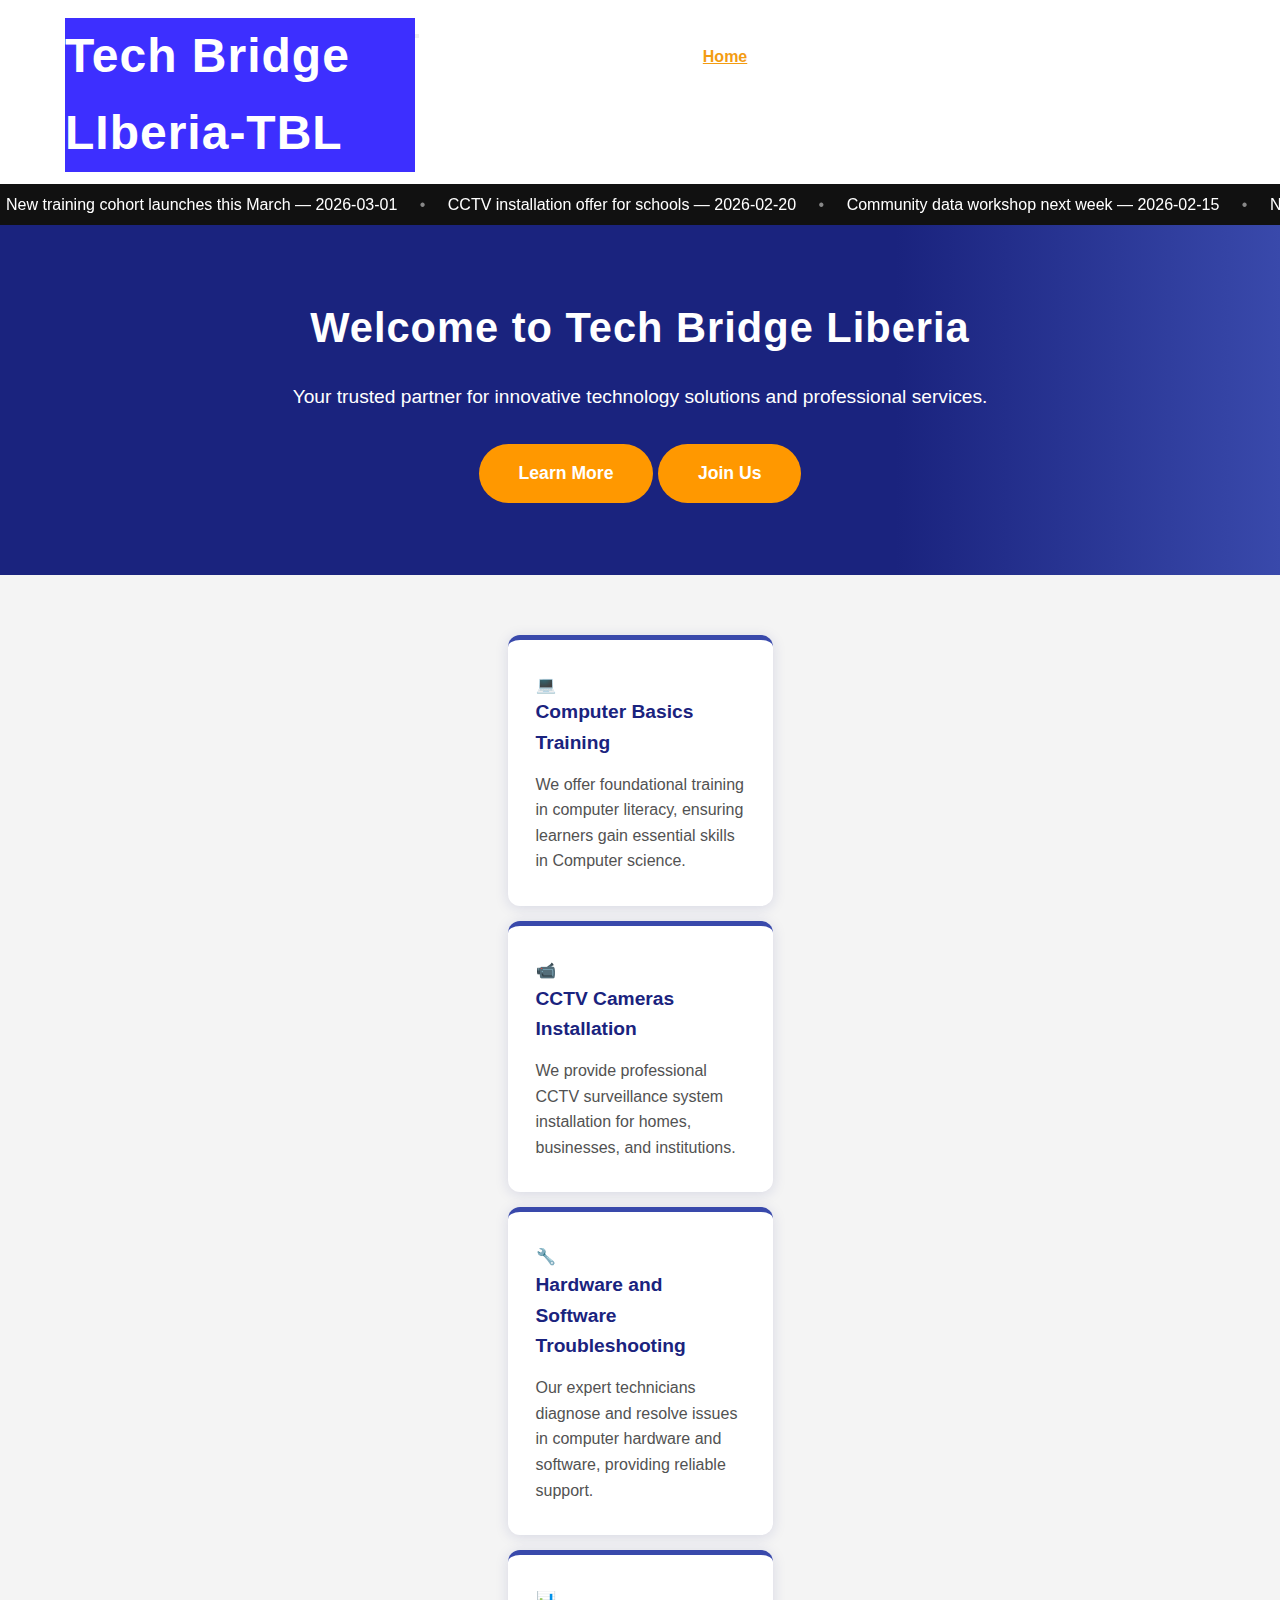
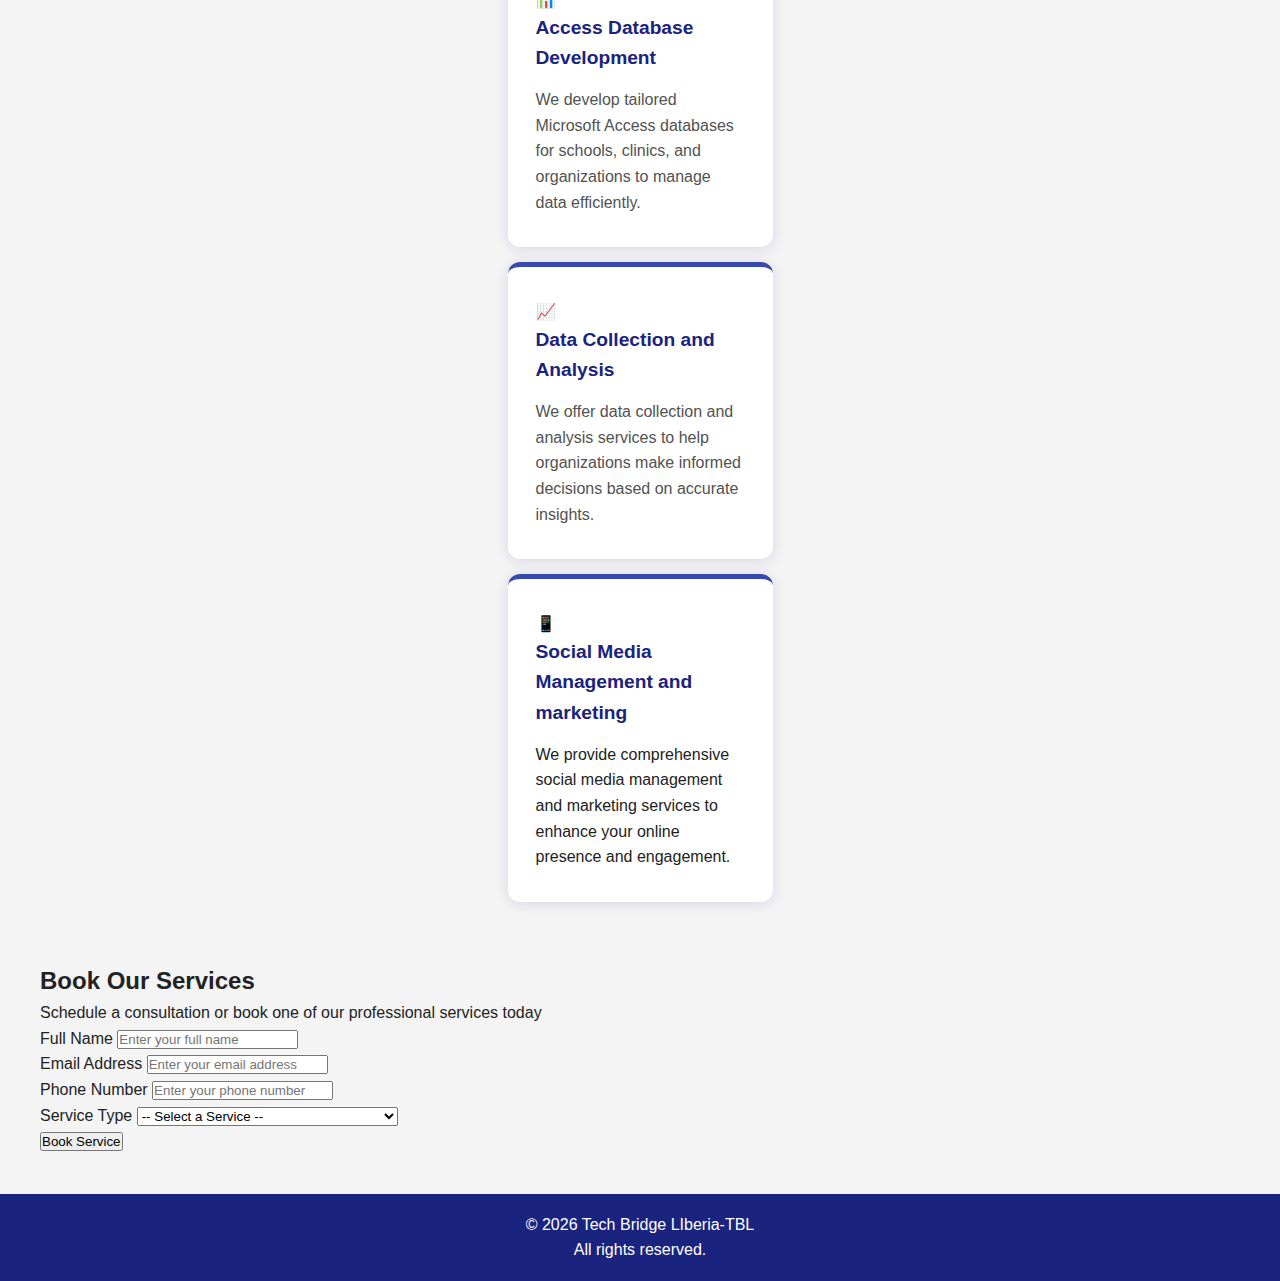
<file: index.html>
<!DOCTYPE html>
<html lang="en">
<head>
    <meta charset="UTF-8">
    <meta name="viewport" content="width=device-width, initial-scale=1.0">
    <title>Tech Bridge LIberia-TBL</title>
    <link rel="stylesheet" href="./Style.CSS">
    <style>
        /* News ticker styles */
        #newsTicker {
            overflow: hidden;
            background: #111;
            color: #fff;
            padding: 8px 0;
            font-size: 16px;
        }
        .ticker-inner {
            display: inline-block;
            white-space: nowrap;
            will-change: transform;
            animation: scroll 18s linear infinite;
        }
        .ticker-item {
            color: #fff;
            text-decoration: none;
            margin-right: 12px;
            padding: 0 6px;
        }
        .ticker-item:hover { text-decoration: underline; }
        .ticker-sep { color: #888; margin-right: 12px; }

        @keyframes scroll {
            0% { transform: translateX(0); }
            100% { transform: translateX(-50%); }
        }

        .toast {
            position: fixed;
            right: 20px;
            bottom: 24px;
            background: #0f3460;
            color: #fff;
            padding: 14px 18px;
            border-radius: 10px;
            box-shadow: 0 12px 30px rgba(0, 0, 0, 0.2);
            font-weight: 700;
            transform: translateY(20px);
            opacity: 0;
            pointer-events: none;
            transition: all 0.3s ease;
            z-index: 9999;
        }

        .toast.show {
            transform: translateY(0);
            opacity: 1;
        }

        .toast.success { background: #1f7a3a; }
        .toast.error { background: #b02a37; }
    </style>
</head>
<body>
    <header>
        <div class="container">
            <h1 class="logo">Tech Bridge LIberia-TBL</h1>
            <button class="menu-toggle" id="menuToggle">
                <span></span>
                <span></span>
                <span></span>
            </button>
            <nav id="navMenu">
                <ul class="nav-links">
                    <li><a href="index.html">Home</a></li>
                    <li><a href="./index about.html">About</a></li>
                    <li><a href="./Index Service.html">Services</a></li>
                    <li><a href="./Our Staff.html">Our Staffs</a></li>
                    <li><a href="./News.html">News</a></li>
                    <li><a href="./Contact.html">Contact</a></li>
                    <li><a href="./Policy.html">Policy</a></li>
                </ul>
            </nav>
        </div>
    </header>
    <!-- News ticker (populated from news-data.js) -->
    <div id="newsTicker" aria-live="polite" role="region"></div>
    <div id="toast" class="toast" role="status" aria-live="polite"></div>
    
    <main>
        <section class="hero">
            <div class="container">
                <h2>Welcome to Tech Bridge Liberia</h2>
                <p>Your trusted partner for innovative technology solutions and professional services.</p>
                <div>
                    <a href="./index about.html" class="cta-btn">Learn More</a>
                    <a href="./JoinUs.html" class="cta-btn secondary">Join Us</a>
                </div>
            </div>
        </section>
        <section class="features">
            <div class="features-wrapper">
                <div class="feature">
                    <div class="feature-icon">💻</div>
                    <h3>Computer Basics Training</h3>
                    <p>We offer foundational training in computer literacy, ensuring learners gain essential skills in Computer science.</p>
                </div>
                <div class="feature">
                    <div class="feature-icon">📹</div>
                    <h3>CCTV Cameras Installation</h3>
                    <p>We provide professional CCTV surveillance system installation for homes, businesses, and institutions.</p>
                </div>
                <div class="feature">
                    <div class="feature-icon">🔧</div>
                    <h3>Hardware and Software Troubleshooting</h3>
                    <p>Our expert technicians diagnose and resolve issues in computer hardware and software, providing reliable support.</p>
                </div>
                <div class="feature">
                    <div class="feature-icon">📊</div>
                    <h3>Access Database Development</h3>
                    <p>We develop tailored Microsoft Access databases for schools, clinics, and organizations to manage data efficiently.</p>
                </div>
                <div class="feature">
                    <div class="feature-icon">📈</div>
                    <h3>Data Collection and Analysis</h3>
                    <p>We offer data collection and analysis services to help organizations make informed decisions based on accurate insights.</p>
                </div>
                <div class="feature">
                    <div class="feature-icon">📱</div>
                    <h3>Social Media Management and marketing </h3
                    <p>We provide comprehensive social media management and marketing services to enhance your online presence and engagement.</p>
            </div>
        </section>

        <section class="booking" id="booking">
            <div class="container">
                <div class="booking-content">
                    <h2>Book Our Services</h2>
                    <p>Schedule a consultation or book one of our professional services today</p>
                    <form class="booking-form" id="bookingForm">
                        <div class="form-group">
                            <label for="name">Full Name</label>
                            <input type="text" id="name" name="name" placeholder="Enter your full name" autocomplete="name" required>
                        </div>
                        
                        <div class="form-group">
                            <label for="email">Email Address</label>
                            <input type="email" id="email" name="email" placeholder="Enter your email address" autocomplete="email" required>
                        </div>
                        
                        <div class="form-group">
                            <label for="phone">Phone Number</label>
                            <input type="tel" id="phone" name="phone" placeholder="Enter your phone number" autocomplete="tel" required>
                        </div>
                        
                        <div class="form-group">
                            <label for="service">Service Type</label>
                            <select id="service" name="service" autocomplete="off" required>
                                <option value="">-- Select a Service --</option>
                                <option value="computer-training">Computer Basics Training</option>
                                <option value="cctv-installation">CCTV Cameras Installation</option>
                                <option value="hardware-software">Hardware and Software Troubleshooting</option>
                                <option value="access-database">Access Database Development</option>
                                <option value="data-analysis">Data Collection and Analysis</option>
                                <option value="social-media">Social Media Management & Marketing</option>
                            </select>
                        </div>
                        
                        <button type="submit" class="submit-btn">Book Service</button>
                    </form>
                </div>
            </div>
        </section>
    </main>
    <footer>
        <div class="container">
            <p>&copy; 2026 Tech Bridge LIberia-TBL<br>
                 All rights reserved.</p>
        </div>
    </footer>

    <script>
        const menuToggle = document.getElementById('menuToggle');
        const navMenu = document.getElementById('navMenu');
        
        menuToggle.addEventListener('click', function() {
            navMenu.classList.toggle('active');
            menuToggle.classList.toggle('active');
        });

        // Close menu when a link is clicked
        const navLinks = navMenu.querySelectorAll('a');
        navLinks.forEach(link => {
            link.addEventListener('click', function() {
                navMenu.classList.remove('active');
                menuToggle.classList.remove('active');
            });
        });

        function showToast(message, type) {
            const toast = document.getElementById('toast');
            if (!toast) return;
            toast.textContent = message;
            toast.className = 'toast show ' + (type || '');
            clearTimeout(showToast.hideTimer);
            showToast.hideTimer = setTimeout(() => {
                toast.className = 'toast ' + (type || '');
            }, 3000);
        }

        const bookingForm = document.getElementById('bookingForm');
        if (bookingForm) {
            bookingForm.addEventListener('submit', async function(e) {
                e.preventDefault();

                const SUPABASE_URL = 'https://tvjnltngvvzjxlmluyya.supabase.co';
                const SUPABASE_ANON_KEY = 'eyJhbGciOiJIUzI1NiIsInR5cCI6IkpXVCJ9.eyJpc3MiOiJzdXBhYmFzZSIsInJlZiI6InR2am5sdG5ndnZ6anhsbWx1eXlhIiwicm9sZSI6ImFub24iLCJpYXQiOjE3NzAzOTM3MTIsImV4cCI6MjA4NTk2OTcxMn0.bJyKQlQi2n9KDfd2q1OBb0gT2mYZHGLxWnbVIcu_Sxs';
                const EMAIL_WEBHOOK_URL = 'https://tvjnltngvvzjxlmluyya.supabase.co/functions/v1/send-booking-email';

                const payload = {
                    full_name: document.getElementById('name').value.trim(),
                    email: document.getElementById('email').value.trim(),
                    phone: document.getElementById('phone').value.trim(),
                    service_type: document.getElementById('service').value
                };

                try {
                    const response = await fetch(SUPABASE_URL + '/rest/v1/booking_requests', {
                        method: 'POST',
                        headers: {
                            'Content-Type': 'application/json',
                            'apikey': SUPABASE_ANON_KEY,
                            'Authorization': 'Bearer ' + SUPABASE_ANON_KEY,
                            'Prefer': 'return=representation'
                        },
                        body: JSON.stringify(payload)
                    });

                    if (!response.ok) {
                        const errorText = await response.text();
                        console.error('Supabase error', response.status, errorText);
                        throw new Error('Submission failed: ' + response.status + ' ' + errorText);
                    }

                    if (EMAIL_WEBHOOK_URL) {
                        try {
                            const emailResponse = await fetch(EMAIL_WEBHOOK_URL, {
                                method: 'POST',
                                headers: {
                                    'Content-Type': 'application/json',
                                    'apikey': SUPABASE_ANON_KEY,
                                    'Authorization': 'Bearer ' + SUPABASE_ANON_KEY
                                },
                                body: JSON.stringify(payload)
                            });
                            if (!emailResponse.ok) {
                                const emailError = await emailResponse.text();
                                console.error('Email webhook error', emailResponse.status, emailError);
                            }
                        } catch (emailError) {
                            console.error('Email webhook failed', emailError);
                        }
                    }

                    showToast('Thanks! Your booking request has been submitted.', 'success');
                    bookingForm.reset();
                } catch (error) {
                    console.error(error);
                    showToast('Sorry, we could not submit your request. ' + (error && error.message ? error.message : 'Please try again.'), 'error');
                }
            });
        }
    </script>
    <script src="./news-data.js"></script>
    <script src="./news.js"></script>
    <script src="./active-nav.js"></script>
</body>
</html>
</file>
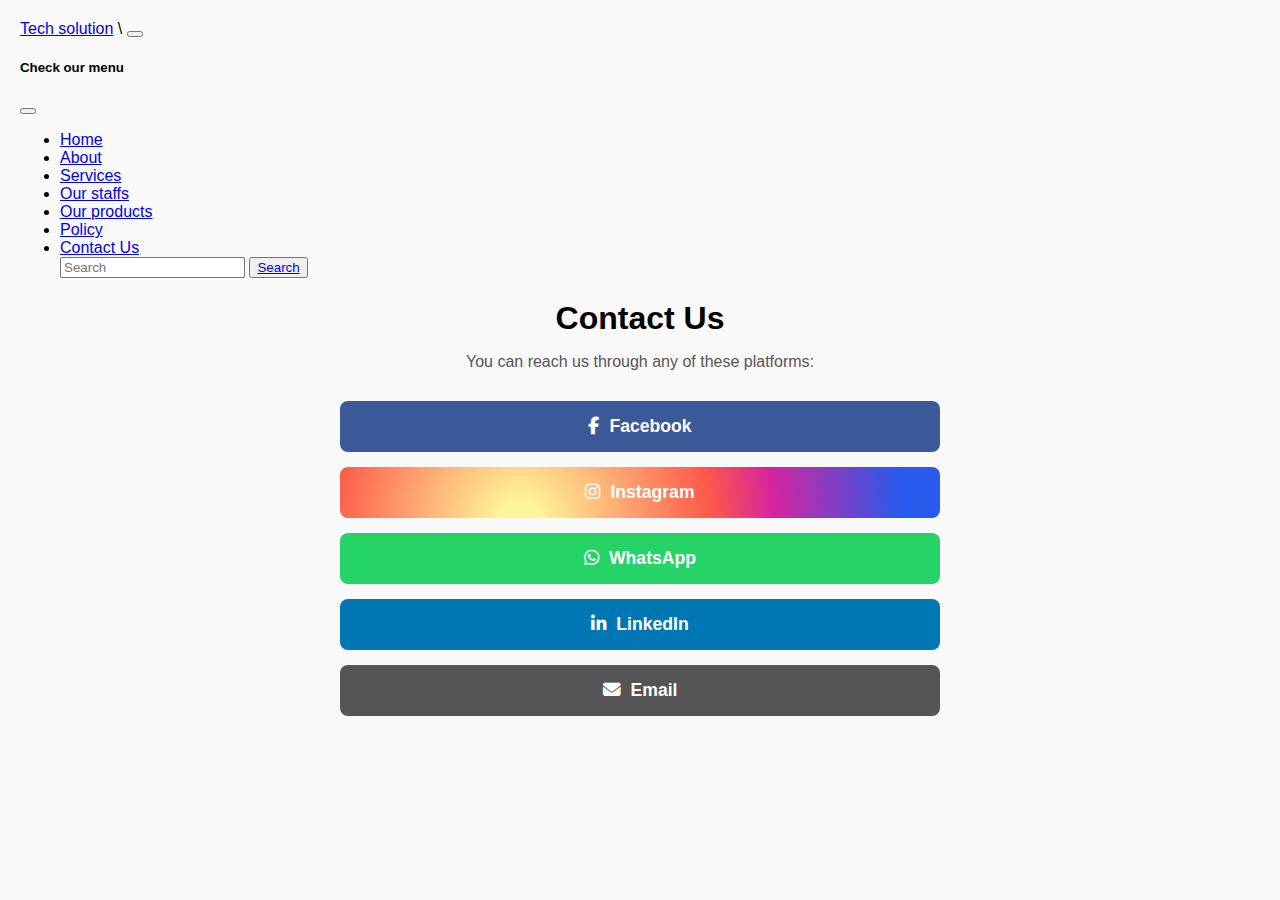
<file: Contact.html>
<!DOCTYPE html>
<html lang="en">
<head>
  <meta charset="UTF-8" />
  <meta name="viewport" content="width=device-width, initial-scale=1.0"/>
  <title>Contact Me</title>
  <link href="https://cdn.jsdelivr.net/npm/bootstrap@5.3.0-alpha2/dist/css/bootstrap.min.css" rel="stylesheet"
    integrity="sha384-aFq/bzH65dt+w6FI2ooMVUpc+21e0SRygnTpmBvdBgSdnuTN7QbdgL+OapgHtvPp" crossorigin="anonymous">
  <link rel="stylesheet" href="Contact.CSS" />
  <link rel="stylesheet" href="https://cdnjs.cloudflare.com/ajax/libs/font-awesome/6.5.0/css/all.min.css" />
</head>
<body>
     <header>
<nav class="navbar navbar-dark bg-dark" aria-label="Dark offcanvas navbar"> <div class="container-fluid"> <a class="navbar-brand" href="#">Tech solution</a> \
    <button class="navbar-toggler" type="button" data-bs-toggle="offcanvas" data-bs-target="#offcanvasNavbarDark" aria-controls="offcanvasNavbarDark" aria-label="Toggle navigation">
         <span class="navbar-toggler-icon"></span> </button> 
    <div class="offcanvas offcanvas-end text-bg-dark" tabindex="-1" id="offcanvasNavbarDark" aria-labelledby="offcanvasNavbarDarkLabel"> 
        <div class="offcanvas-header"> <h5 class="offcanvas-title" id="offcanvasNavbarDarkLabel">Check our menu</h5> <button type="button" 
            class="btn-close btn-close-white" data-bs-dismiss="offcanvas" aria-label="Close"></button> </div> <div class="offcanvas-body"> 
            <ul class="navbar-nav justify-content-end flex-grow-1 pe-3"> <li class="nav-item">
     <a class="nav-link active" aria-current="page" href="index.html">Home</a> 
    </li> <li class="nav-item"> <a class="nav-link" href="index about.html">About</a> </li>
    <li class="nav-item"> <a class="nav-link" href="Index Service.html">Services</a> </li>
    <li class="nav-item"> <a class="nav-link" href="Our Staff.html">Our staffs</a> </li>
    <li class="nav-item"> <a class="nav-link" href="Projucts.html">Our products</a> </li>
     <li class="nav-item"> <a class="nav-link" href="Policy.html">Policy</a> </li>
      <li class="nav-item"> <a class="nav-link" href="Contact.html">Contact Us</a> </li>
    <input class="form-control me-2" 
    type="search" placeholder="Search" aria-label="Search"> <button class="btn btn-outline-success" type="submit"> <a href="https://www.google.com.">Search</a></button> </form> </div> </div> </div> </nav>
   </header>
    

  <div class="contact-page">
    <h1>Contact Us</h1>
    <p>You can reach us through any of these platforms:</p>

    <div class="contact-boxes">
      <a href="https://www.facebook.com/https://www.facebook.com/share/16a5V2PkYK/?mibextid=wwXIfr" target="_blank" class="contact-card facebook">
        <i class="fab fa-facebook-f"></i> Facebook
      </a>

      <a href="https://www.instagram.com/yourprofile" target="_blank" class="contact-card instagram">
        <i class="fab fa-instagram"></i> Instagram
      </a>

      <a href="https://wa.me/+231888725525" target="_blank" class="contact-card whatsapp">
        <i class="fab fa-whatsapp"></i> WhatsApp
      </a>

      <a href="https://www.linkedin.com/in/" target="_blank" class="contact-card linkedin">
        <i class="fab fa-linkedin-in"></i> LinkedIn
      </a>

      <a href="mailto:techsolution859@gmail.com" class="contact-card email">
        <i class="fas fa-envelope"></i> Email
      </a>
    </div>
  </div>
  <svg class="bi" aria-hidden="true"><use xlink:href="#chevron-right"></use></svg> </a> </div> </div> </div>
<script src="https://cdn.jsdelivr.net/npm/bootstrap@5.3.7/dist/js/bootstrap.bundle.min.js"
 integrity="sha384-ndDqU0Gzau9qJ1lfW4pNLlhNTkCfHzAVBReH9diLvGRem5+R9g2FzA8ZGN954O5Q" crossorigin="anonymous"></script>
</body>
</html>
</file>
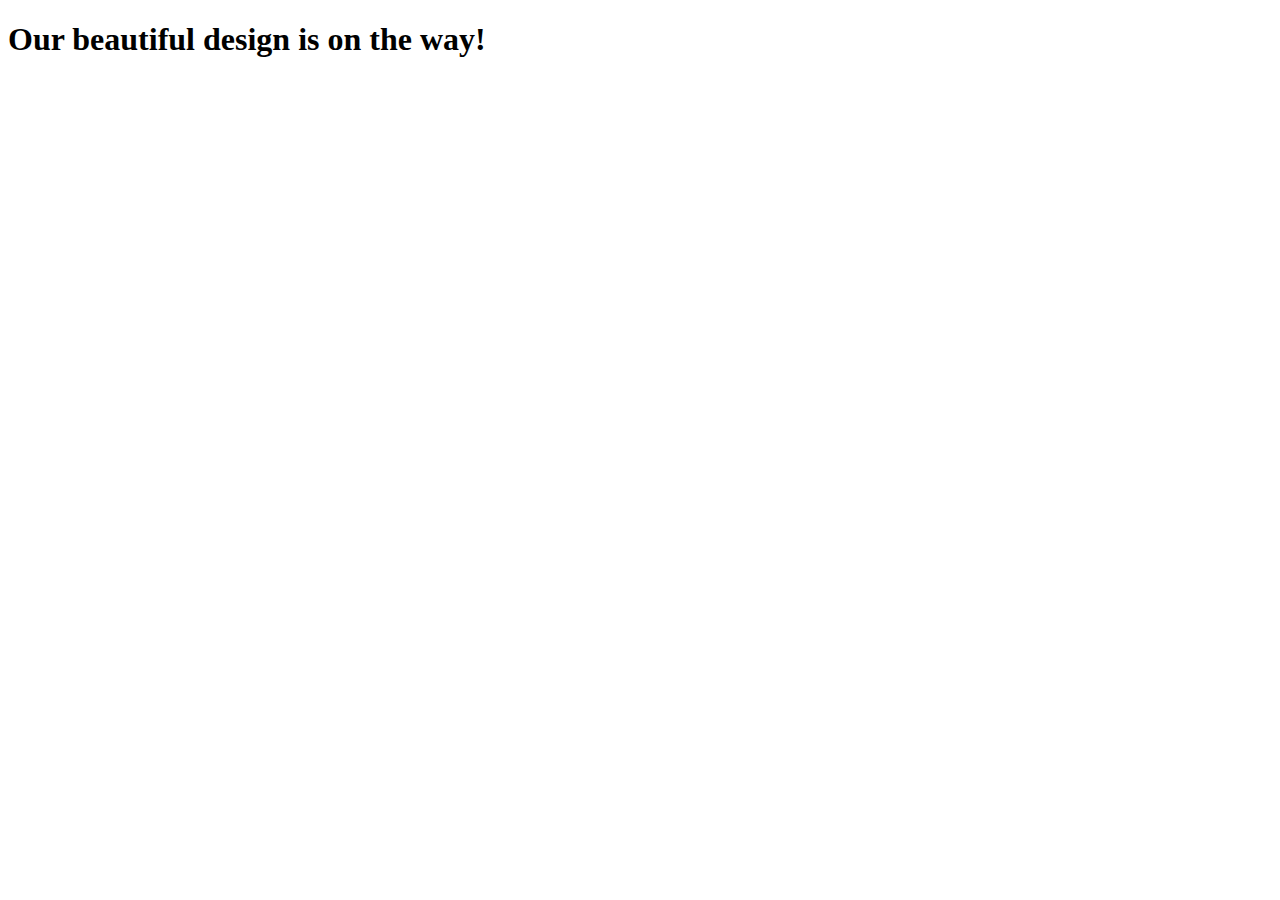
<file: Design.html>
<!DOCTYPE html>
<html lang="en">
<head>
    <meta charset="UTF-8">
    <meta name="viewport" content="width=device-width, initial-scale=1.0">
    <title>Document</title>
</head>
<body>
    <h1>Our beautiful design is on the way!</h1>
</body>
</html>
</file>
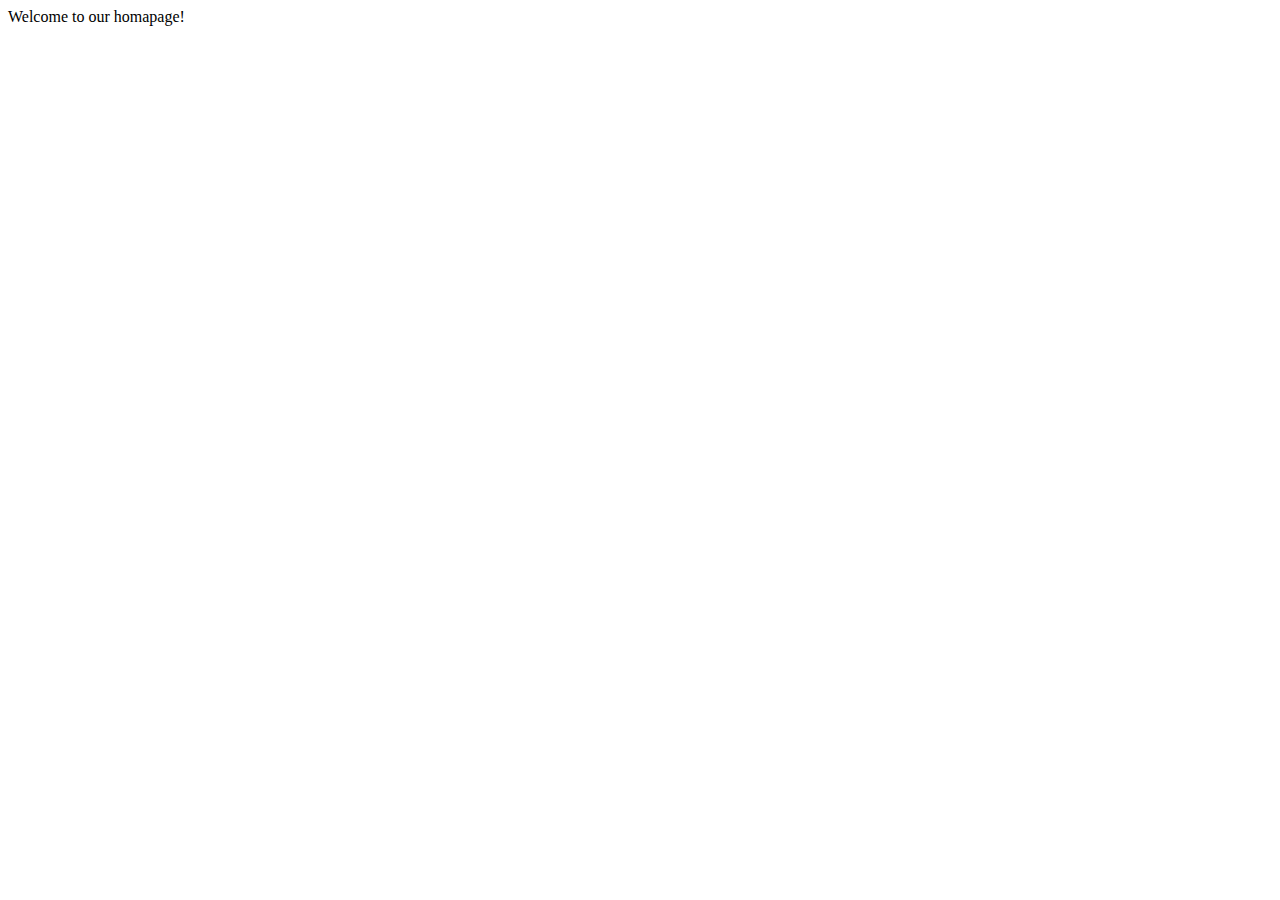
<file: Home.html>
<!DOCTYPE html>
<html lang="en">
<head>
    <meta charset="UTF-8">
    <meta name="viewport" content="width=<device-width>, initial-scale=1.0">
    <title>Document</title>
</head>
<body>
    <h> Welcome to our homapage!</h>
</body>
</html>
</file>
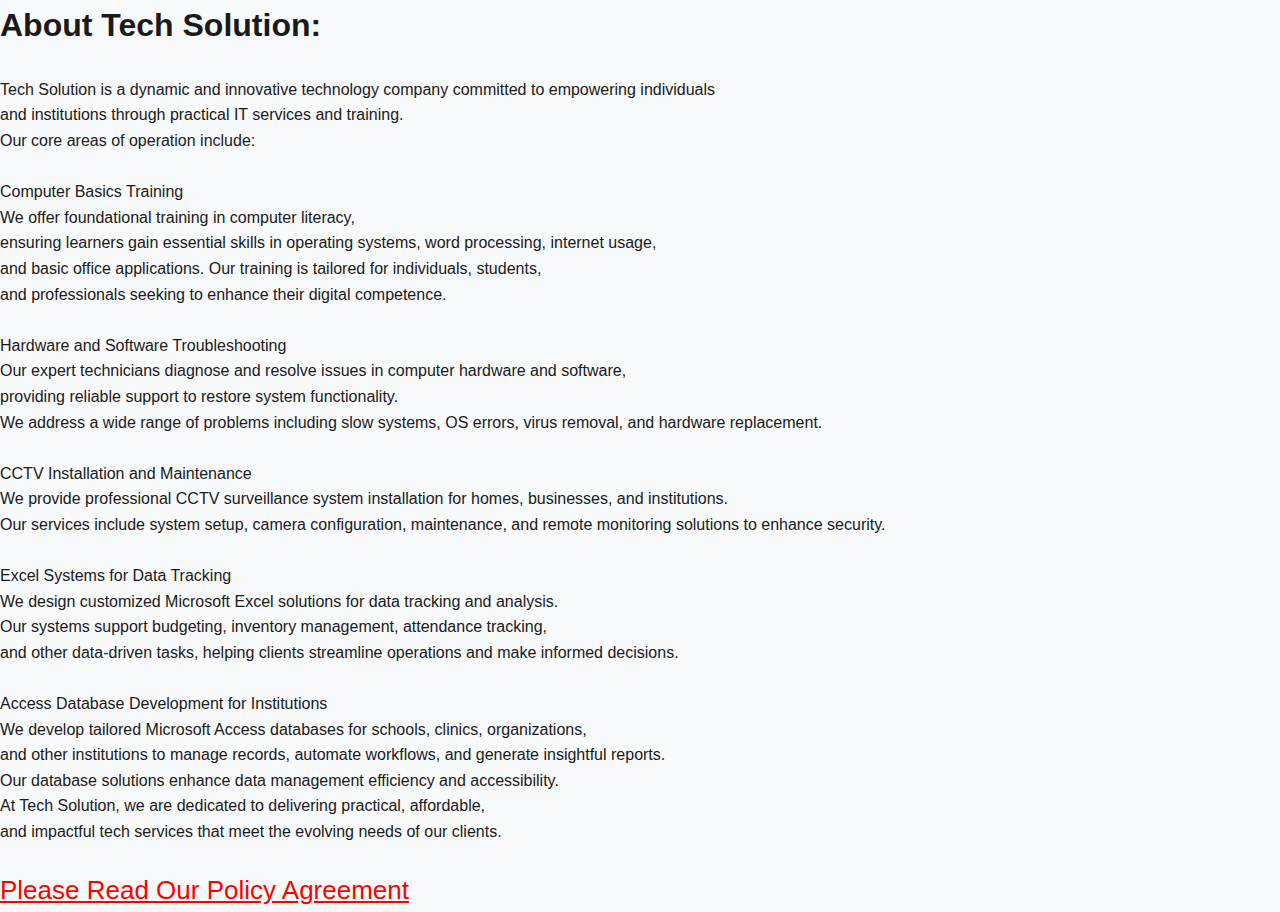
<file: index about.html>
<!DOCTYPE html>
<html lang="en">
<head>
    <meta charset="UTF-8">
    <meta name="viewport" content="width=device-width, initial-scale=1.0">
    <title>Document</title>
    <link rel="stylesheet" href="about.css">
</head>
<body>

    <h1> About Tech Solution:</h1>
    <br>
    <p>
        Tech Solution is a dynamic and innovative technology company committed to empowering individuals<br>
         and institutions through practical IT services and training.<br>
         Our core areas of operation include:
         <br>
         <br>

         <ul>
            <li>Computer Basics Training</li>
            <p>We offer foundational training in computer literacy, <br>
                ensuring learners gain essential skills in operating systems, word processing, internet usage,
                <br> and basic office applications. Our training is tailored for individuals, students,<br>
                 and professionals seeking to enhance their digital competence.</p>
                 <br>
            <li>Hardware and Software Troubleshooting</li>
            <p>Our expert technicians diagnose and resolve issues in computer hardware and software,<br>
                 providing reliable support to restore system functionality.<br>
                  We address a wide range of problems including slow systems, OS errors, virus removal, and hardware replacement.</p>
                  <br>
            <li>CCTV Installation and Maintenance</li>
            <p>We provide professional CCTV surveillance system installation for homes, businesses, and institutions. <br>
                Our services include system setup, camera configuration, maintenance, and remote monitoring solutions to enhance security.</p>
                <br>
            <li>Excel Systems for Data Tracking</li>
            <p>We design customized Microsoft Excel solutions for data tracking and analysis.<br>
                 Our systems support budgeting, inventory management, attendance tracking, <br>
                and other data-driven tasks, helping clients streamline operations and make informed decisions.</p>
                <br>

            <li> Access Database Development for Institutions</li>
            <p>We develop tailored Microsoft Access databases for schools, clinics, organizations, <br>
                and other institutions to manage records, automate workflows, and generate insightful reports.<br>
                 Our database solutions enhance data management efficiency and accessibility.</p>
                 <p>At Tech Solution, we are dedicated to delivering practical, affordable,<br>
                     and impactful tech services that meet the evolving needs of our clients.
                     <br>
                     <br>

</p>
<p><a href=".//Policy.html" style="color: red; font-size: 26px;">Please Read Our Policy Agreement</a></p>
        


         </ul>
    </p>

</body>
</html>
</file>
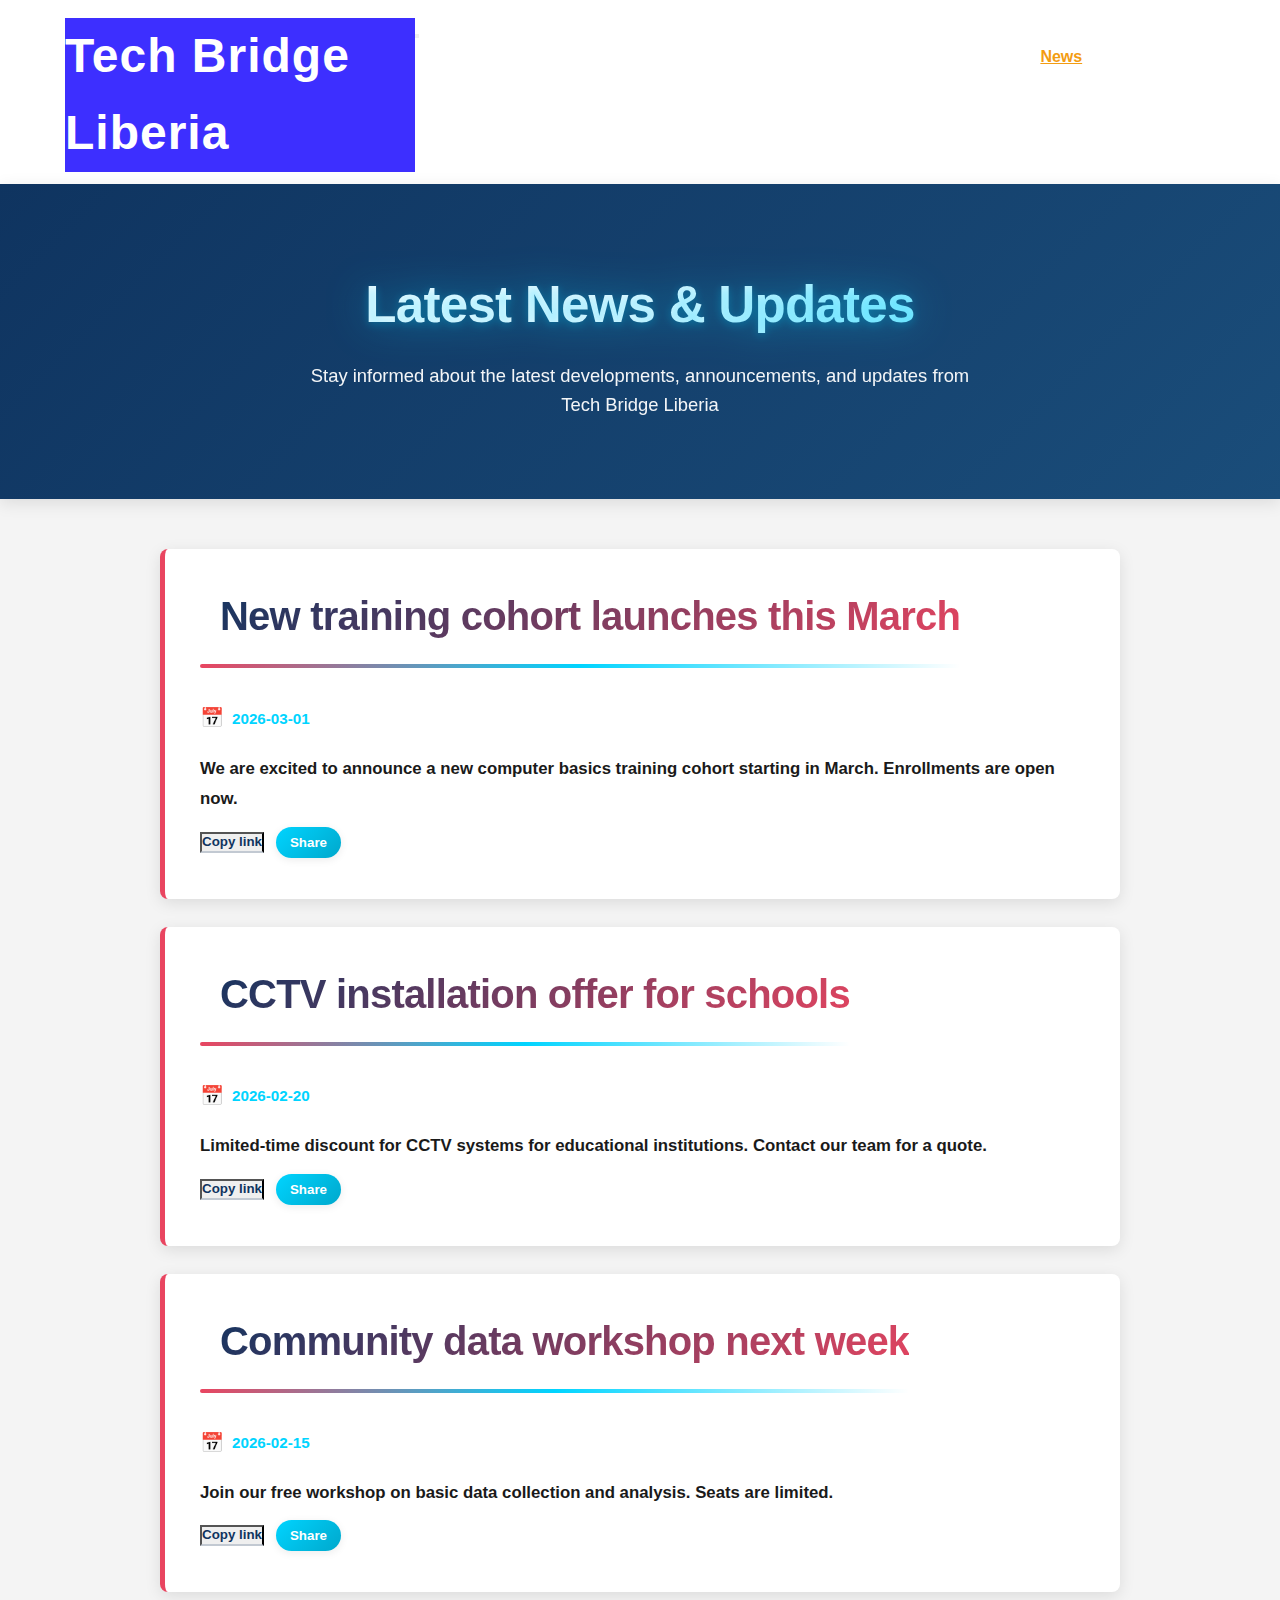
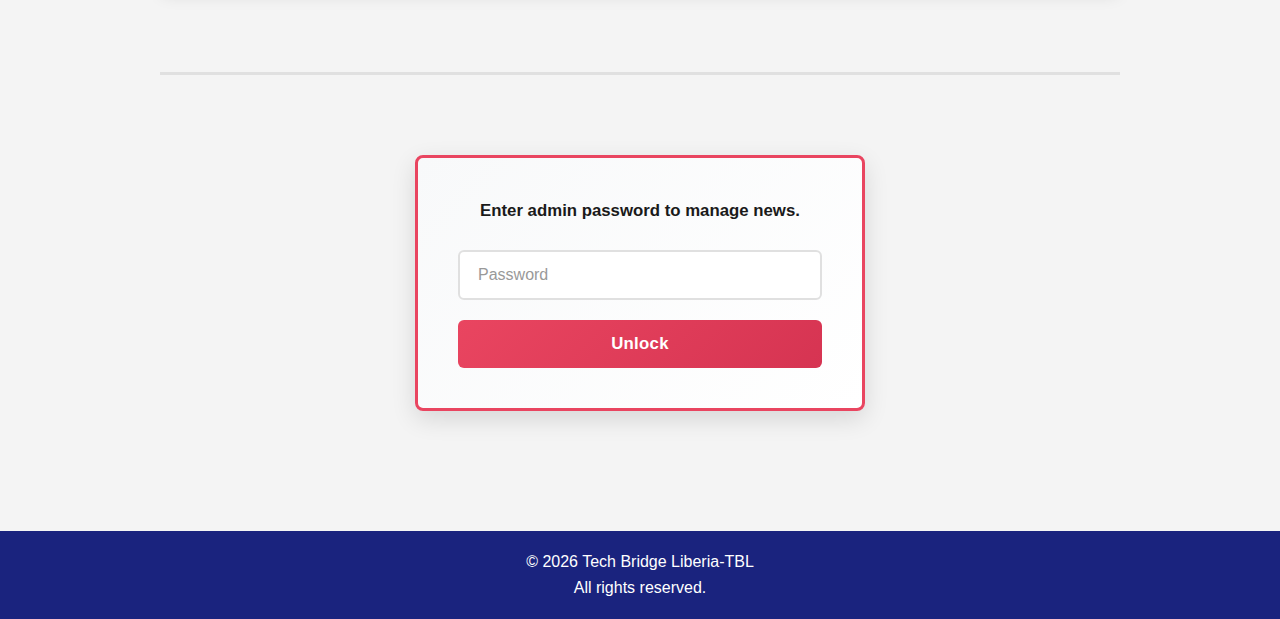
<file: News.html>
<!DOCTYPE html>
<html lang="en">
<head>
  <meta charset="utf-8">
  <meta name="viewport" content="width=device-width,initial-scale=1">
  <title>News & Updates - Tech Bridge Liberia</title>
  <link rel="stylesheet" href="./Style.CSS">
  <style>
    /* Professional News Page Styling */
    :root {
      --primary-color: #0f3460;
      --secondary-color: #e94560;
      --accent-color: #00d4ff;
      --text-dark: #1a1a1a;
      --text-light: #666666;
      --bg-light: #f8f9fa;
      --border-color: #e0e0e0;
      --shadow-sm: 0 2px 8px rgba(0, 0, 0, 0.08);
      --shadow-md: 0 4px 16px rgba(0, 0, 0, 0.1);
      --shadow-lg: 0 8px 24px rgba(0, 0, 0, 0.12);
    }

    /* News Page Hero */
    .news-hero {
      background: linear-gradient(135deg, var(--primary-color) 0%, #1a4d7a 100%);
      color: white;
      padding: 80px 20px;
      text-align: center;
      box-shadow: var(--shadow-md);
      position: relative;
    }

    .news-hero h1 {
      font-size: 3.2rem;
      margin-bottom: 15px;
      font-weight: 800;
      letter-spacing: -0.8px;
      background: linear-gradient(135deg, #ffffff 0%, #e0f7ff 50%, #00d4ff 100%);
      -webkit-background-clip: text;
      -webkit-text-fill-color: transparent;
      background-clip: text;
      text-shadow: 0 2px 10px rgba(0, 212, 255, 0.3);
      animation: slideInDown 0.8s ease-out;
      filter: drop-shadow(0 0 20px rgba(0, 212, 255, 0.4));
    }

    @keyframes slideInDown {
      from {
        opacity: 0;
        transform: translateY(-30px);
      }
      to {
        opacity: 1;
        transform: translateY(0);
      }
    }

    .news-hero p {
      font-size: 1.15rem;
      opacity: 0.95;
      max-width: 700px;
      margin: 0 auto;
      line-height: 1.6;
    }

    /* Show all icon */
    .show-all-news {
      position: absolute;
      top: 22px;
      left: 30px;
      display: none;
      align-items: center;
      justify-content: center;
      width: 48px;
      height: 48px;
      border-radius: 50%;
      background: linear-gradient(135deg, rgba(0, 212, 255, 0.25) 0%, rgba(255, 255, 255, 0.2) 100%);
      border: 2px solid rgba(255, 255, 255, 0.5);
      text-decoration: none;
      box-shadow: 0 8px 26px rgba(0, 0, 0, 0.12);
      backdrop-filter: blur(10px);
      transition: all 0.3s ease;
      z-index: 5;
    }

    .show-all-news::before {
      content: '';
      width: 6px;
      height: 6px;
      background: white;
      border-radius: 2px;
      box-shadow: 12px 0 0 white, 0 12px 0 white, 12px 12px 0 white;
    }

    .show-all-news:hover {
      transform: translateY(-2px);
      box-shadow: 0 12px 36px rgba(0, 212, 255, 0.35);
      border-color: rgba(255, 255, 255, 0.7);
    }

    @media (max-width: 768px) {
      .show-all-news {
        left: 20px;
        top: 16px;
        width: 42px;
        height: 42px;
      }
    }

    /* Main content container */
    .news-container {
      max-width: 1000px;
      margin: 0 auto;
      padding: 50px 20px;
    }

    /* News list header */
    #newsList {
      margin-bottom: 50px;
    }

    #newsList h2 {
      font-size: 2.5rem;
      background: linear-gradient(135deg, var(--primary-color) 0%, var(--secondary-color) 100%);
      -webkit-background-clip: text;
      -webkit-text-fill-color: transparent;
      background-clip: text;
      margin-bottom: 35px;
      font-weight: 800;
      position: relative;
      padding-bottom: 20px;
      display: inline-block;
      letter-spacing: -0.8px;
      animation: fadeInUp 0.8s ease-out 0.2s both;
    }

    #newsList h2::after {
      content: '';
      position: absolute;
      bottom: 0;
      left: 0;
      width: 100%;
      height: 4px;
      background: linear-gradient(90deg, var(--secondary-color) 0%, var(--accent-color) 50%, transparent 100%);
      border-radius: 2px;
      animation: expandWidth 0.8s ease-out 0.4s both;
    }

    @keyframes fadeInUp {
      from {
        opacity: 0;
        transform: translateY(20px);
      }
      to {
        opacity: 1;
        transform: translateY(0);
      }
    }

    @keyframes expandWidth {
      from {
        width: 0;
      }
      to {
        width: 100%;
      }
    }

    /* News article card */
    .news-article {
      background: white;
      border-radius: 8px;
      padding: 35px;
      margin-bottom: 28px;
      box-shadow: var(--shadow-md);
      border-left: 5px solid var(--secondary-color);
      transition: all 0.3s ease;
    }

    .news-article:hover {
      transform: translateY(-5px);
      box-shadow: var(--shadow-lg);
    }

    .news-article h2 {
      font-size: 2rem;
      background: linear-gradient(135deg, var(--primary-color) 0%, #005a8e 100%);
      -webkit-background-clip: text;
      -webkit-text-fill-color: transparent;
      background-clip: text;
      margin: 0 0 12px;
      font-weight: 800;
      letter-spacing: -0.4px;
      transition: all 0.3s ease;
      position: relative;
      padding-left: 20px;
    }

    .news-article h2::before {
      content: '▶';
      position: absolute;
      left: 0;
      color: var(--secondary-color);
      font-size: 1.2rem;
      opacity: 0.6;
      transition: all 0.3s ease;
    }

    .news-article:hover h2 {
      transform: translateX(5px);
    }

    .news-article:hover h2::before {
      opacity: 1;
      color: var(--accent-color);
    }

    .news-meta {
      color: var(--accent-color);
      font-size: 0.95rem;
      font-weight: 700;
      margin-bottom: 20px;
      display: flex;
      align-items: center;
      gap: 8px;
    }

    .news-meta::before {
      content: '📅';
      font-size: 1.2rem;
    }

    .news-content {
      color: var(--text-dark);
      font-size: 1.05rem;
      line-height: 1.8;
      font-weight: 600;
    }

    .news-content p {
      margin: 12px 0;
    }

    .news-image {
      width: 100%;
      max-width: 600px;
      height: auto;
      border-radius: 8px;
      margin: 20px 0;
      box-shadow: var(--shadow-md);
      display: block;
    }

    .news-actions {
      display: flex;
      flex-wrap: wrap;
      gap: 12px;
      align-items: center;
      margin: 12px 0 6px;
    }

    .news-link {
      color: var(--primary-color);
      font-weight: 700;
      text-decoration: none;
      border-bottom: 2px solid rgba(15, 52, 96, 0.2);
      padding-bottom: 2px;
      transition: all 0.2s ease;
    }

    .news-link:hover {
      color: var(--secondary-color);
      border-bottom-color: rgba(233, 69, 96, 0.6);
    }

    .copy-link-btn {
      background: linear-gradient(135deg, var(--accent-color) 0%, #00a8cc 100%);
      color: white;
      border: none;
      border-radius: 999px;
      padding: 8px 14px;
      font-weight: 700;
      cursor: pointer;
      box-shadow: var(--shadow-sm);
      transition: all 0.2s ease;
    }

    .copy-link-btn:hover {
      transform: translateY(-2px);
      box-shadow: var(--shadow-md);
    }

    /* Admin Panel Section */
    #newsAdmin {
      margin-top: 80px;
      border-top: 3px solid var(--border-color);
      padding-top: 50px;
    }

    #newsAdmin h2 {
      font-size: 2.5rem;
      background: linear-gradient(135deg, var(--primary-color) 0%, var(--secondary-color) 100%);
      -webkit-background-clip: text;
      -webkit-text-fill-color: transparent;
      background-clip: text;
      margin-bottom: 35px;
      font-weight: 800;
      position: relative;
      padding-bottom: 20px;
      display: inline-block;
      letter-spacing: -0.8px;
      animation: fadeInUp 0.8s ease-out 0.2s both;
    }

    #newsAdmin h2::after {
      content: '';
      position: absolute;
      bottom: 0;
      left: 0;
      width: 100%;
      height: 4px;
      background: linear-gradient(90deg, var(--secondary-color) 0%, var(--accent-color) 50%, transparent 100%);
      border-radius: 2px;
      animation: expandWidth 0.8s ease-out 0.4s both;
    }

    /* Password Gate */
    .news-admin-gate {
      background: linear-gradient(135deg, var(--bg-light) 0%, white 100%);
      border: 3px solid var(--secondary-color);
      padding: 40px;
      border-radius: 8px;
      max-width: 450px;
      margin: 30px auto;
      text-align: center;
      box-shadow: var(--shadow-lg);
    }

    .news-admin-gate p {
      color: var(--text-dark);
      font-weight: 700;
      margin-bottom: 25px;
      font-size: 1.05rem;
    }

    .news-admin-gate input {
      width: 100%;
      padding: 14px 18px;
      margin-bottom: 20px;
      border: 2px solid var(--border-color);
      border-radius: 6px;
      font-size: 1rem;
      font-family: inherit;
      transition: all 0.3s ease;
      box-sizing: border-box;
    }

    .news-admin-gate input::placeholder {
      color: #999;
    }

    .news-admin-gate input:focus {
      outline: none;
      border-color: var(--secondary-color);
      box-shadow: 0 0 0 4px rgba(233, 69, 96, 0.15);
    }

    .news-admin-gate button {
      width: 100%;
      background: linear-gradient(135deg, var(--secondary-color) 0%, #d63452 100%);
      color: white;
      padding: 14px 18px;
      border: none;
      border-radius: 6px;
      cursor: pointer;
      font-weight: 700;
      font-size: 1.05rem;
      transition: all 0.3s ease;
      letter-spacing: 0.3px;
    }

    .news-admin-gate button:hover {
      transform: translateY(-2px);
      box-shadow: var(--shadow-lg);
    }

    .news-admin-gate button:active {
      transform: translateY(0);
    }

    /* Admin wrapper */
    .admin-wrapper {
      background: var(--bg-light);
      padding: 40px;
      border-radius: 8px;
      border-top: 5px solid var(--secondary-color);
      box-shadow: var(--shadow-md);
      position: relative;
    }

    .admin-close-btn {
      position: absolute;
      top: 20px;
      right: 20px;
      width: 40px;
      height: 40px;
      border-radius: 50%;
      background: linear-gradient(135deg, var(--secondary-color) 0%, #d63452 100%);
      border: none;
      color: white;
      font-size: 24px;
      cursor: pointer;
      display: flex;
      align-items: center;
      justify-content: center;
      transition: all 0.3s ease;
      box-shadow: var(--shadow-md);
      font-weight: bold;
      line-height: 1;
      z-index: 9999;
      pointer-events: auto;
    }

    .admin-close-btn:focus {
      outline: 3px solid rgba(255, 255, 255, 0.25);
      outline-offset: 2px;
      box-shadow: 0 0 0 6px rgba(0, 212, 255, 0.12);
    }

    .admin-close-btn:hover {
      transform: scale(1.1) rotate(90deg);
      box-shadow: var(--shadow-lg);
      background: linear-gradient(135deg, #d63452 0%, var(--secondary-color) 100%);
    }

    .admin-close-btn:active {
      transform: scale(0.95);
    }

    .admin-wrapper h3 {
      font-size: 1.8rem;
      background: linear-gradient(135deg, var(--primary-color) 0%, var(--secondary-color) 100%);
      -webkit-background-clip: text;
      -webkit-text-fill-color: transparent;
      background-clip: text;
      margin: 0 0 25px;
      font-weight: 800;
      position: relative;
      padding-bottom: 15px;
      letter-spacing: -0.3px;
      animation: fadeInUp 0.6s ease-out;
    }

    .admin-wrapper h3::after {
      content: '';
      position: absolute;
      bottom: 0;
      left: 0;
      width: 100%;
      height: 3px;
      background: linear-gradient(90deg, var(--secondary-color) 0%, var(--accent-color) 100%);
      border-radius: 2px;
      animation: expandWidth 0.6s ease-out;
    }

    .admin-wrapper > div:not(:last-child) {
      margin-bottom: 40px;
      padding-bottom: 25px;
      border-bottom: 2px solid var(--border-color);
    }

    /* Add News Form */
    #newsAdminForm {
      display: grid;
      gap: 20px;
      background: white;
      padding: 25px;
      border-radius: 6px;
      box-shadow: var(--shadow-sm);
    }

    #newsAdminForm label {
      font-weight: 700;
      color: var(--text-dark);
      font-size: 1rem;
      display: block;
      margin-bottom: 6px;
    }

    #newsAdminForm input,
    #newsAdminForm textarea {
      padding: 14px 16px;
      border: 2px solid var(--border-color);
      border-radius: 6px;
      font-family: inherit;
      font-size: 1rem;
      transition: all 0.3s ease;
      width: 100%;
      box-sizing: border-box;
    }

    #newsAdminForm input::placeholder,
    #newsAdminForm textarea::placeholder {
      color: #999;
    }

    #newsAdminForm input:focus,
    #newsAdminForm textarea:focus {
      outline: none;
      border-color: var(--secondary-color);
      box-shadow: 0 0 0 4px rgba(233, 69, 96, 0.15);
    }

    #newsAdminForm button {
      background: linear-gradient(135deg, #28a745 0%, #1e7e34 100%);
      color: white;
      padding: 14px 28px;
      border: none;
      border-radius: 6px;
      cursor: pointer;
      font-weight: 700;
      font-size: 1.05rem;
      transition: all 0.3s ease;
      letter-spacing: 0.3px;
    }

    #newsAdminForm button:hover {
      transform: translateY(-2px);
      box-shadow: var(--shadow-lg);
    }

    #newsAdminForm button:active {
      transform: translateY(0);
    }

    /* Manage Articles */
    .admin-items-list {
      margin: 15px 0;
      display: grid;
      gap: 15px;
    }

    .admin-item {
      background: white;
      padding: 18px;
      border-radius: 6px;
      display: flex;
      justify-content: space-between;
      align-items: center;
      gap: 18px;
      border-left: 5px solid var(--secondary-color);
      box-shadow: var(--shadow-sm);
      transition: all 0.3s ease;
    }

    .admin-item:hover {
      box-shadow: var(--shadow-md);
      transform: translateX(5px);
    }

    .admin-item strong {
      flex: 1;
      color: var(--text-dark);
      font-weight: 600;
      font-size: 1rem;
    }

    .admin-item button {
      background: linear-gradient(135deg, #dc3545 0%, #c82333 100%);
      color: white;
      padding: 10px 18px;
      border: none;
      border-radius: 4px;
      cursor: pointer;
      font-size: 0.9rem;
      font-weight: 700;
      transition: all 0.3s ease;
      white-space: nowrap;
      letter-spacing: 0.2px;
    }

    .admin-item button:hover {
      transform: translateY(-2px);
      box-shadow: var(--shadow-md);
    }

    .admin-item button:active {
      transform: translateY(0);
    }

    /* Hide entire admin section by default */
    #newsAdmin {
      display: none !important;
      visibility: hidden !important;
    }

    /* Show only password gate initially */
    #newsAdmin.gate-visible {
      display: block !important;
      visibility: visible !important;
    }

    /* Show admin forms after unlock */
    #newsAdmin.unlocked {
      display: block !important;
      visibility: visible !important;
    }

    /* Responsive Design */
    @media (max-width: 768px) {
      .news-hero {
        padding: 60px 20px;
      }

      .news-hero h1 {
        font-size: 2rem;
      }

      .news-hero p {
        font-size: 1rem;
      }

      #newsList h2,
      #newsAdmin h2 {
        font-size: 1.8rem;
      }

      .news-article {
        padding: 25px;
        margin-bottom: 20px;
      }

      .news-article h2 {
        font-size: 1.4rem;
      }

      .news-container {
        padding: 40px 16px;
      }

      .admin-wrapper {
        padding: 25px;
      }

      .admin-item {
        flex-direction: column;
        align-items: flex-start;
      }

      .admin-item button {
        width: 100%;
        text-align: center;
      }

      .news-admin-gate {
        max-width: 100%;
        padding: 30px 20px;
      }
    }

    @media (max-width: 480px) {
      .news-hero h1 {
        font-size: 1.6rem;
      }

      #newsList h2,
      #newsAdmin h2 {
        font-size: 1.5rem;
      }

      .news-article {
        padding: 18px;
      }

      .news-article h2 {
        font-size: 1.2rem;
      }
    }
  </style>
</head>
<body>
  <header>
    <div class="container">
      <h1 class="logo">Tech Bridge Liberia</h1>
      <button class="menu-toggle" id="menuToggle">
        <span></span>
        <span></span>
        <span></span>
      </button>
      <nav id="navMenu">
        <ul class="nav-links">
          <li><a href="index.html">Home</a></li>
          <li><a href="./index about.html">About</a></li>
          <li><a href="./Index Service.html">Services</a></li>
          <li><a href="./Our Staff.html">Our Staffs</a></li>
          <li><a href="./News.html">News</a></li>
          <li><a href="./Contact.html">Contact</a></li>
          <li><a href="./Policy.html">Policy</a></li>
        </ul>
      </nav>
    </div>
  </header>

  <!-- News Hero Section -->
  <section class="news-hero">
    <a href="News.html" class="show-all-news" id="showAllNews" aria-label="Show all news" title="Show all news"></a>
    <h1>Latest News & Updates</h1>
    <p>Stay informed about the latest developments, announcements, and updates from Tech Bridge Liberia</p>
  </section>

  <main class="news-container">
    <section id="newsList">
      <h2>All News</h2>
      <!-- News items will be injected here by news.js -->
    </section>

    <section id="newsAdmin" aria-label="News admin">
      <h2>Admin Panel</h2>
      <!-- Admin form injected by news-admin.js -->
    </section>
  </main>

  <footer>
    <div class="container">
      <p>&copy; 2026 Tech Bridge Liberia-TBL<br>
        All rights reserved.</p>
    </div>
  </footer>

  <script src="./news-data.js"></script>
  <script src="./news.js"></script>
  <script src="./news-admin.js"></script>
  <script src="./active-nav.js"></script>

  <script>
    const menuToggle = document.getElementById('menuToggle');
    const navMenu = document.getElementById('navMenu');
    
    if (menuToggle) {
      menuToggle.addEventListener('click', function() {
        navMenu.classList.toggle('active');
        menuToggle.classList.toggle('active');
      });

      const navLinks = navMenu.querySelectorAll('a');
      navLinks.forEach(link => {
        link.addEventListener('click', function() {
          navMenu.classList.remove('active');
          menuToggle.classList.remove('active');
        });
      });
    }
  </script>
</body>
</html>
</file>
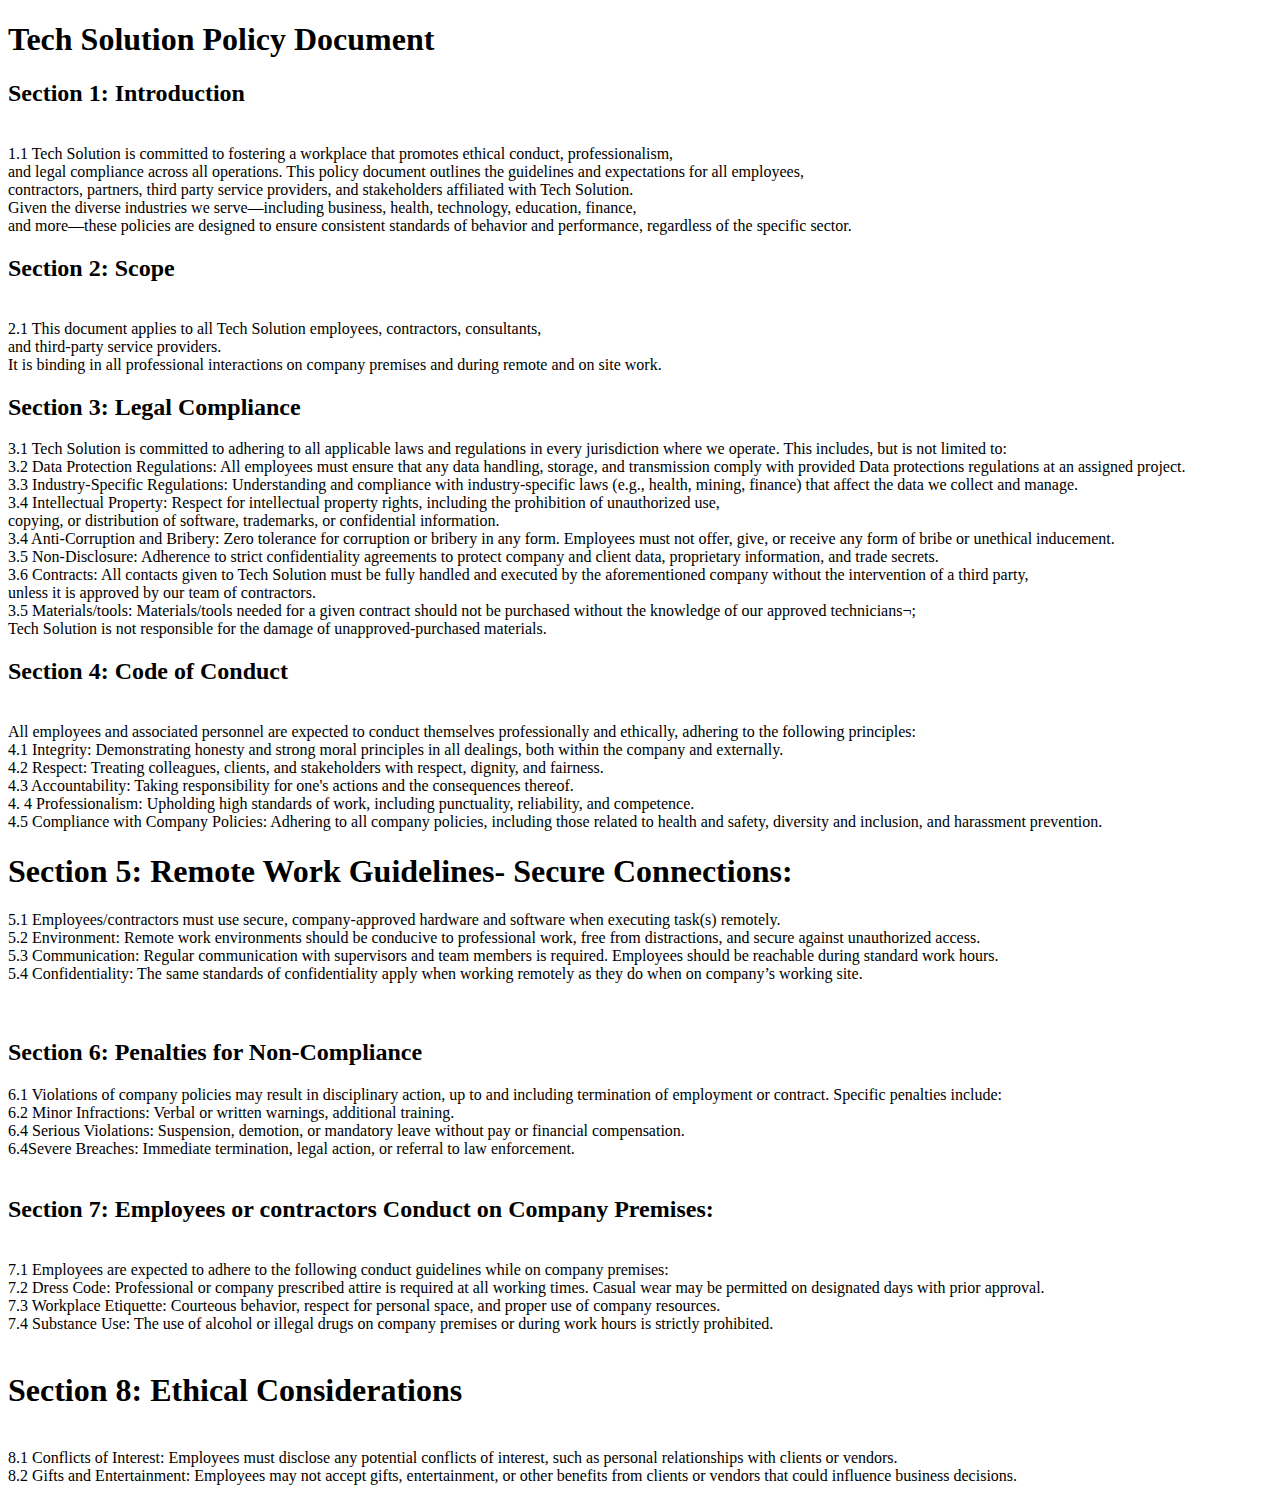
<file: Policy.html>
<!DOCTYPE html>
<html lang="en">
<head>
    <meta charset="UTF-8">
    <meta name="viewport" content="width=device-width, initial-scale=1.0">
    <title>Policy Agreement</title>
    <link rel="stylesheet" href="Policy.CSS">
</head>
<body>
    <h1 class="Blue text">Tech Solution Policy Document</h1>
    <p class="Red-text"><h2 class="Blue text">Section 1: Introduction</h2><br>
        1.1 Tech Solution is committed to fostering a workplace that promotes ethical conduct, professionalism, <br>
        and legal compliance across all operations. This policy document outlines the guidelines and expectations for all employees,<br>
        contractors, partners, third party service providers, and stakeholders affiliated with Tech Solution. <br>
        Given the diverse industries we serve—including business, health, technology, education, finance, <br>
        and more—these policies are designed to ensure consistent standards of behavior and performance, regardless of the specific sector. <br>
        
        <h2 class="Blue-text">Section 2: Scope </h2><br>
        2.1 This document applies to all Tech Solution employees, contractors, consultants,<br>
         and third-party service providers.<br>
          It is binding in all professional interactions on company premises and during remote and on site work. 

        <h2 class="Blue-text">Section 3: Legal Compliance </h2>
        3.1 Tech Solution is committed to adhering to all applicable laws and regulations in every jurisdiction where we operate. This includes, but is not limited to:<br>
3.2 Data Protection Regulations: All employees must ensure that any data handling, storage, and transmission comply with provided Data protections regulations at an assigned project.<br>
3.3 Industry-Specific Regulations: Understanding and compliance with industry-specific laws (e.g., health, mining, finance) that affect the data we collect and manage.<br>
3.4 Intellectual Property: Respect for intellectual property rights, including the prohibition of unauthorized use, <br>
copying, or distribution of software, trademarks, or confidential information.<br>
3.4 Anti-Corruption and Bribery: Zero tolerance for corruption or bribery in any form. Employees must not offer, give, or receive any form of bribe or unethical inducement.<br>

3.5 Non-Disclosure: Adherence to strict confidentiality agreements to protect company and client data, proprietary information, and trade secrets.<br>
3.6 Contracts: All contacts given to Tech Solution must be fully handled and executed by the aforementioned company without the intervention of a third party,<br>
 unless it is approved by our team of contractors.<br>
3.5 Materials/tools: Materials/tools needed for a given contract should not be purchased without the knowledge of our approved technicians¬; <br>
Tech Solution is not responsible for the damage of unapproved-purchased materials.<br>

 <h2 class="Red-text">Section 4: Code of Conduct</h2>
 <br>
 All employees and associated personnel are expected to conduct themselves professionally and ethically, adhering to the following principles:<br>
4.1 Integrity: Demonstrating honesty and strong moral principles in all dealings, both within the company and externally.<br>

4.2 Respect: Treating colleagues, clients, and stakeholders with respect, dignity, and fairness.<br>
4.3 Accountability: Taking responsibility for one's actions and the consequences thereof.<br>
4. 4 Professionalism: Upholding high standards of work, including punctuality, reliability, and competence.<br>
4.5 Compliance with Company Policies: Adhering to all company policies, including those related to health and safety, diversity and inclusion, and harassment prevention. 
<br>

<h1 class="Red-text">Section 5: Remote Work Guidelines- Secure Connections: </h1>
5.1 Employees/contractors must use secure, company-approved hardware and software when executing task(s) remotely.<br>
5.2 Environment: Remote work environments should be conducive to professional work, free from distractions, and secure against unauthorized access.<br>
5.3 Communication: Regular communication with supervisors and team members is required. Employees should be reachable during standard work hours.<br>
5.4 Confidentiality: The same standards of confidentiality apply when working remotely as they do when on company’s working site.<br>
<br>
<br>
<h2 class="Red-text">Section 6: Penalties for Non-Compliance </h2>
6.1 Violations of company policies may result in disciplinary action, up to and including termination of employment or contract. Specific penalties include:<br>

6.2 Minor Infractions: Verbal or written warnings, additional training.<br>

6.4 Serious Violations: Suspension, demotion, or mandatory leave without pay or financial compensation.<br>

6.4Severe Breaches: Immediate termination, legal action, or referral to law enforcement. 
<br>
<br>

<h2 class="Red-text">Section 7: Employees or contractors Conduct on Company Premises:</h2><br>
7.1 Employees are expected to adhere to the following conduct guidelines while on company premises:<br>
7.2 Dress Code: Professional or company prescribed attire is required at all working times. Casual wear may be permitted on designated days with prior approval.<br>

7.3 Workplace Etiquette: Courteous behavior, respect for personal space, and proper use of company resources.<br>

7.4 Substance Use: The use of alcohol or illegal drugs on company premises or during work hours is strictly prohibited.
<br>
<br>
<h1 class="Red-text">Section 8: Ethical Considerations</h1><br>
8.1 Conflicts of Interest: Employees must disclose any potential conflicts of interest, such as personal relationships with clients or vendors.<br>
8.2 Gifts and Entertainment: Employees may not accept gifts, entertainment, or other benefits from clients or vendors that could influence business decisions.


    </p>
</body>
</html>
</file>
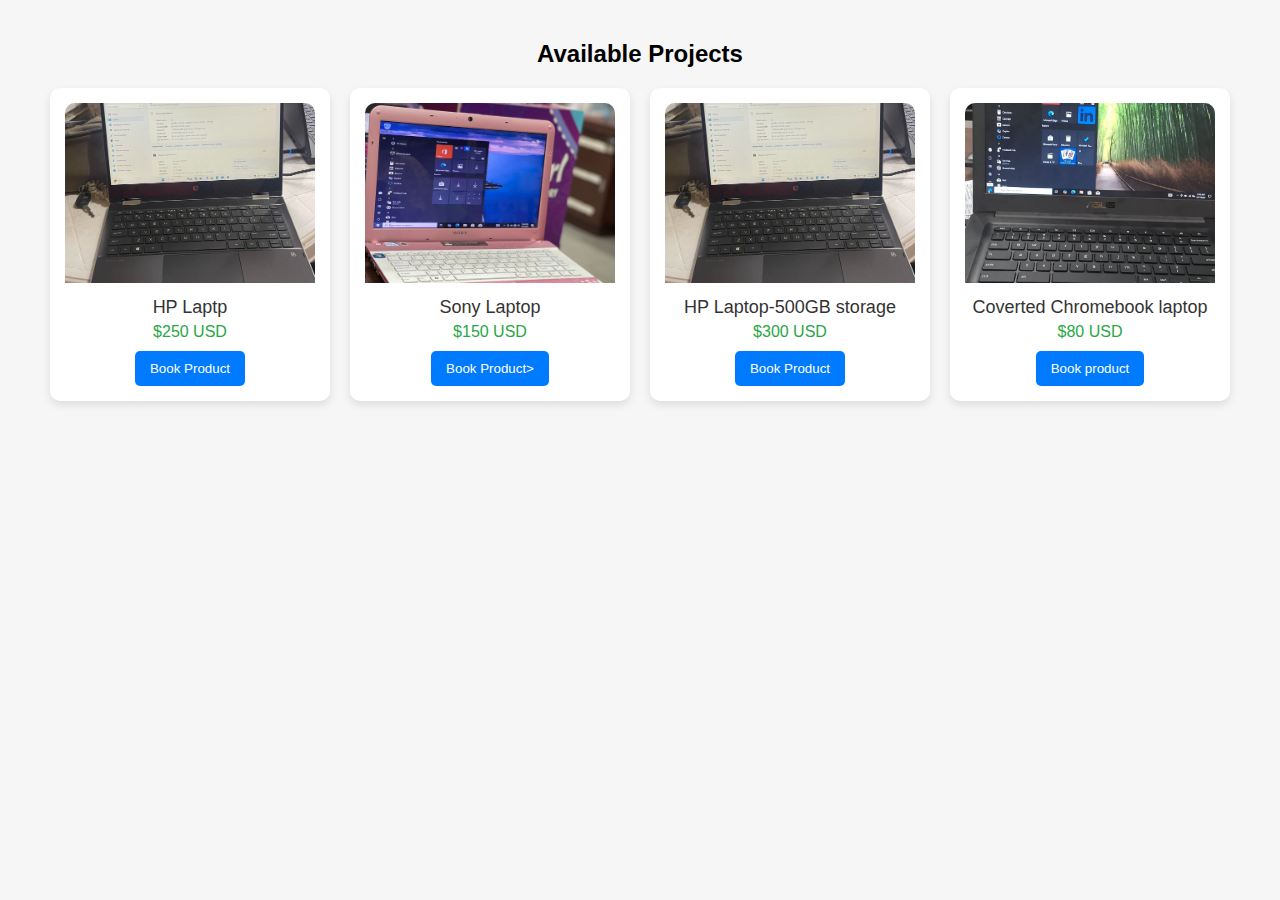
<file: Projucts.html>
<!DOCTYPE html>
<html lang="en">
<head>
  <meta charset="UTF-8">
  <meta name="viewport" content="width=device-width, initial-scale=1">
  <title>Product Booking Page</title>
  <style>
    body {
      font-family: Arial, sans-serif;
      background-color: lch(96.54% 0.01 296.81 / 0.895);
      margin: 0;
      padding: 20px;
    }

    .product-container {
      display: flex;
      flex-wrap: wrap;
      gap: 20px;
      justify-content: center;
    }

    .product-card {
      background-color: white;
      border-radius: 10px;
      box-shadow: 0 4px 8px rgba(0,0,0,0.1);
      width: 250px;
      text-align: center;
      padding: 15px;
    }

    .product-card img {
      width: 100%;
      height: 180px;
      object-fit: cover;
      border-radius: 10px 10px 0 0;
    }

    .product-name {
      font-size: 18px;
      margin: 10px 0 5px;
      color: #333;
    }

    .product-price {
      font-size: 16px;
      color: #28a745;
      margin-bottom: 10px;
    }

    .book-btn {
      background-color: #007BFF;
      color: white;
      padding: 10px 15px;
      border: none;
      border-radius: 5px;
      cursor: pointer;
      transition: 0.3s;
    }

    .book-btn:hover {
      background-color: #0056b3;
    }
  </style>
</head>
<body>

  <h2 style="text-align: center;">Available Projects</h2>

  <div class="product-container">
    <!-- Product 1 -->
    <div class="product-card">
      <img src=".//image file/HP 1.png" alt="Hp Laptop">
      <div class="product-name">HP Laptp</div>
      <div class="product-price">$250 USD</div>
      <button class="book-btn" onclick="location.href='book-form.html'">Book Product</button>
    </div>

    <!-- Product 2 -->
    <div class="product-card">
      <img src="./image file/Pink laptop.png" alt="Sony laptop">
      <div class="product-name">Sony Laptop</div>
      <div class="product-price">$150 USD</div>
      <button class="book-btn" onclick="location.href='book-form.html'">Book Product></button>
    </div>

    <!-- Product 3 -->
    <div class="product-card">
      <img src=".//image file/HP 1.png" alt="Product 3">
      <div class="product-name">HP Laptop-500GB storage</div>
      <div class="product-price">$300 USD</div>
      <button class="book-btn" onclick="location.href='book-form.html'">Book Product</button>
    </div>
    <!-- Product 3 -->
    <div class="product-card">
      <img src=".//image file/Alvin laptop.png" alt="Product 3">
      <div class="product-name">Coverted Chromebook laptop</div>
      <div class="product-price">$80 USD</div>
      <button class="book-btn" onclick="location.href='book-form.html'">Book product</button>
    </div>
  </div>

</body>
</html>
</file>
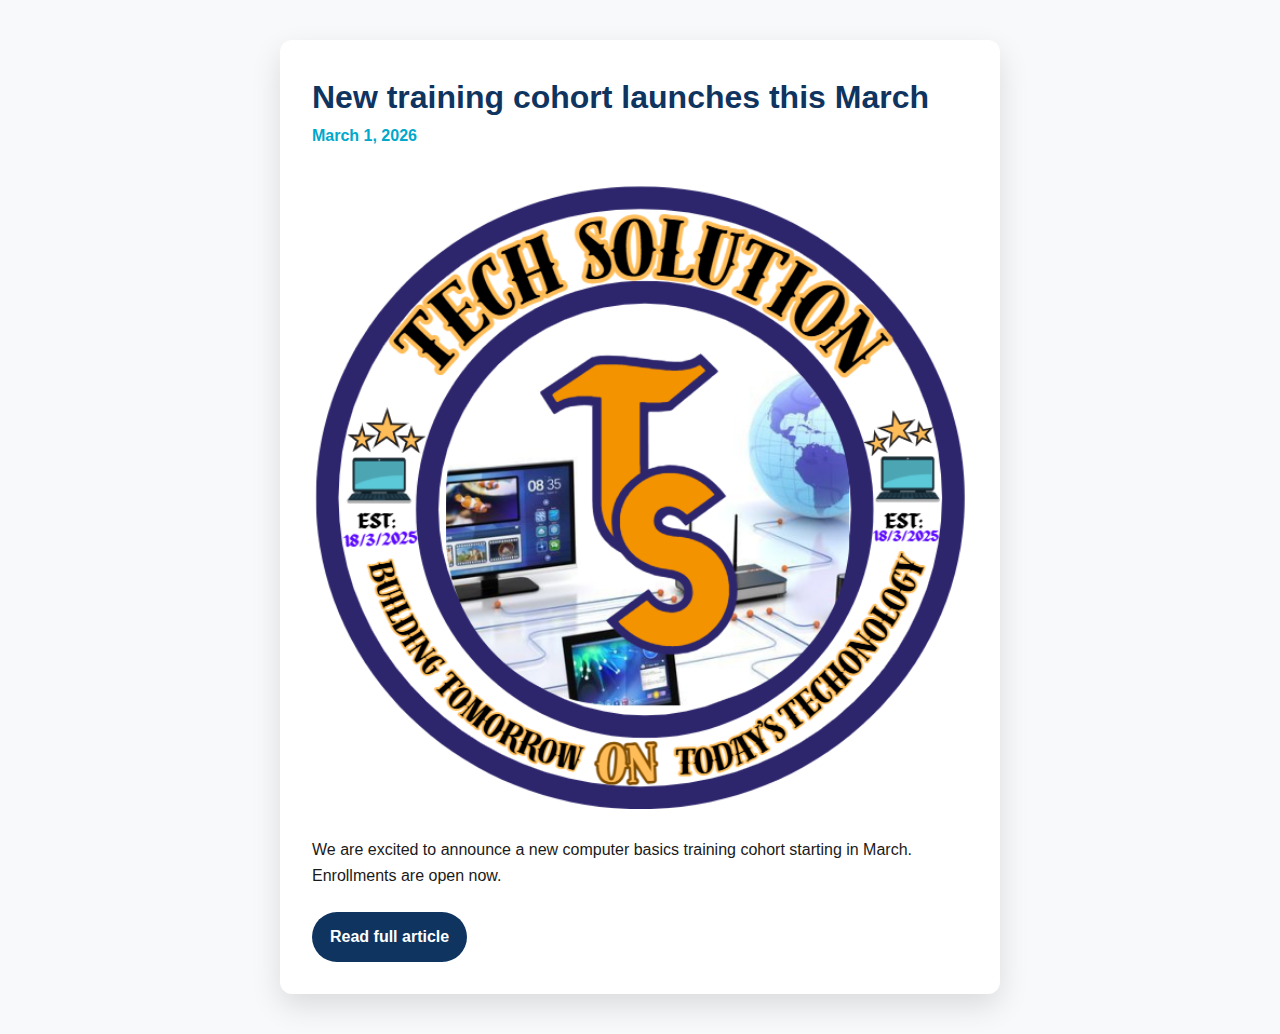
<file: news/news-1.html>
<!DOCTYPE html>
<html lang="en">
<head>
  <meta charset="utf-8">
  <meta name="viewport" content="width=device-width,initial-scale=1">
  <title>New training cohort launches this March - Tech Bridge Liberia</title>
  <meta property="og:type" content="article">
  <meta property="og:url" content="https://tech-bridge-liberia-tbl.vercel.app/news/news-1.html">
  <meta property="og:title" content="New training cohort launches this March">
  <meta property="og:description" content="We are excited to announce a new computer basics training cohort starting in March. Enrollments are open now.">
  <meta property="og:image" content="https://tech-bridge-liberia-tbl.vercel.app/image%20file/Tech-Solution%20LOGO.png">
  <meta property="og:image:width" content="1200">
  <meta property="og:image:height" content="630">
  <meta name="twitter:card" content="summary_large_image">
  <meta name="twitter:title" content="New training cohort launches this March">
  <meta name="twitter:description" content="We are excited to announce a new computer basics training cohort starting in March. Enrollments are open now.">
  <meta name="twitter:image" content="https://tech-bridge-liberia-tbl.vercel.app/image%20file/Tech-Solution%20LOGO.png">
  <link rel="stylesheet" href="../Style.CSS">
  <style>
    body {
      background: #f8f9fa;
      color: #1a1a1a;
      font-family: Arial, sans-serif;
      margin: 0;
      padding: 40px 20px;
    }
    .share-container {
      max-width: 720px;
      margin: 0 auto;
      background: #ffffff;
      border-radius: 12px;
      box-shadow: 0 12px 30px rgba(0, 0, 0, 0.12);
      padding: 32px;
    }
    h1 {
      margin-top: 0;
      color: #0f3460;
      font-size: 2rem;
    }
    .date {
      color: #00a8cc;
      font-weight: 700;
      margin-bottom: 20px;
    }
    .hero-img {
      width: 100%;
      height: auto;
      border-radius: 10px;
      margin: 16px 0 20px;
    }
    .cta {
      display: inline-block;
      margin-top: 24px;
      background: #0f3460;
      color: #ffffff;
      padding: 12px 18px;
      border-radius: 999px;
      text-decoration: none;
      font-weight: 700;
    }
  </style>
</head>
<body>
  <div class="share-container">
    <h1>New training cohort launches this March</h1>
    <div class="date">March 1, 2026</div>
    <img class="hero-img" src="../image%20file/Tech-Solution%20LOGO.png" alt="Tech Bridge Liberia">
    <p>We are excited to announce a new computer basics training cohort starting in March. Enrollments are open now.</p>
    <a class="cta" href="../News.html#news-1">Read full article</a>
  </div>
</body>
</html>
</file>
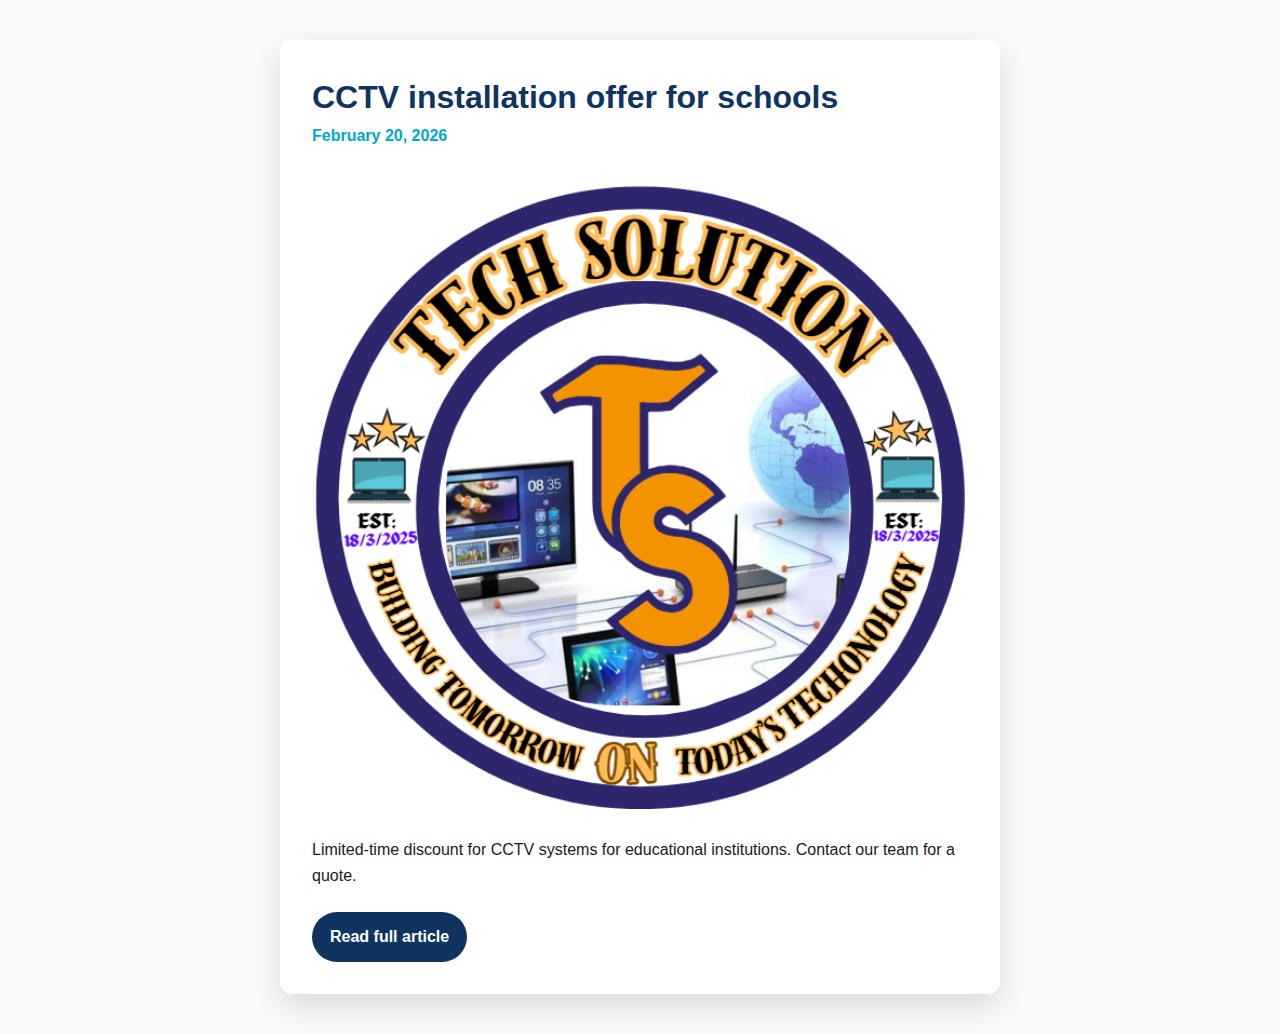
<file: news/news-2.html>
<!DOCTYPE html>
<html lang="en">
<head>
  <meta charset="utf-8">
  <meta name="viewport" content="width=device-width,initial-scale=1">
  <title>CCTV installation offer for schools - Tech Bridge Liberia</title>
  <meta property="og:type" content="article">
  <meta property="og:url" content="https://tech-bridge-liberia-tbl.vercel.app/news/news-2.html">
  <meta property="og:title" content="CCTV installation offer for schools">
  <meta property="og:description" content="Limited-time discount for CCTV systems for educational institutions. Contact our team for a quote.">
  <meta property="og:image" content="https://tech-bridge-liberia-tbl.vercel.app/image%20file/Tech-Solution%20LOGO.png">
  <meta property="og:image:width" content="1200">
  <meta property="og:image:height" content="630">
  <meta name="twitter:card" content="summary_large_image">
  <meta name="twitter:title" content="CCTV installation offer for schools">
  <meta name="twitter:description" content="Limited-time discount for CCTV systems for educational institutions. Contact our team for a quote.">
  <meta name="twitter:image" content="https://tech-bridge-liberia-tbl.vercel.app/image%20file/Tech-Solution%20LOGO.png">
  <link rel="stylesheet" href="../Style.CSS">
  <style>
    body {
      background: #f8f9fa;
      color: #1a1a1a;
      font-family: Arial, sans-serif;
      margin: 0;
      padding: 40px 20px;
    }
    .share-container {
      max-width: 720px;
      margin: 0 auto;
      background: #ffffff;
      border-radius: 12px;
      box-shadow: 0 12px 30px rgba(0, 0, 0, 0.12);
      padding: 32px;
    }
    h1 {
      margin-top: 0;
      color: #0f3460;
      font-size: 2rem;
    }
    .date {
      color: #00a8cc;
      font-weight: 700;
      margin-bottom: 20px;
    }
    .hero-img {
      width: 100%;
      height: auto;
      border-radius: 10px;
      margin: 16px 0 20px;
    }
    .cta {
      display: inline-block;
      margin-top: 24px;
      background: #0f3460;
      color: #ffffff;
      padding: 12px 18px;
      border-radius: 999px;
      text-decoration: none;
      font-weight: 700;
    }
  </style>
</head>
<body>
  <div class="share-container">
    <h1>CCTV installation offer for schools</h1>
    <div class="date">February 20, 2026</div>
    <img class="hero-img" src="../image%20file/Tech-Solution%20LOGO.png" alt="Tech Bridge Liberia">
    <p>Limited-time discount for CCTV systems for educational institutions. Contact our team for a quote.</p>
    <a class="cta" href="../News.html#news-2">Read full article</a>
  </div>
</body>
</html>
</file>
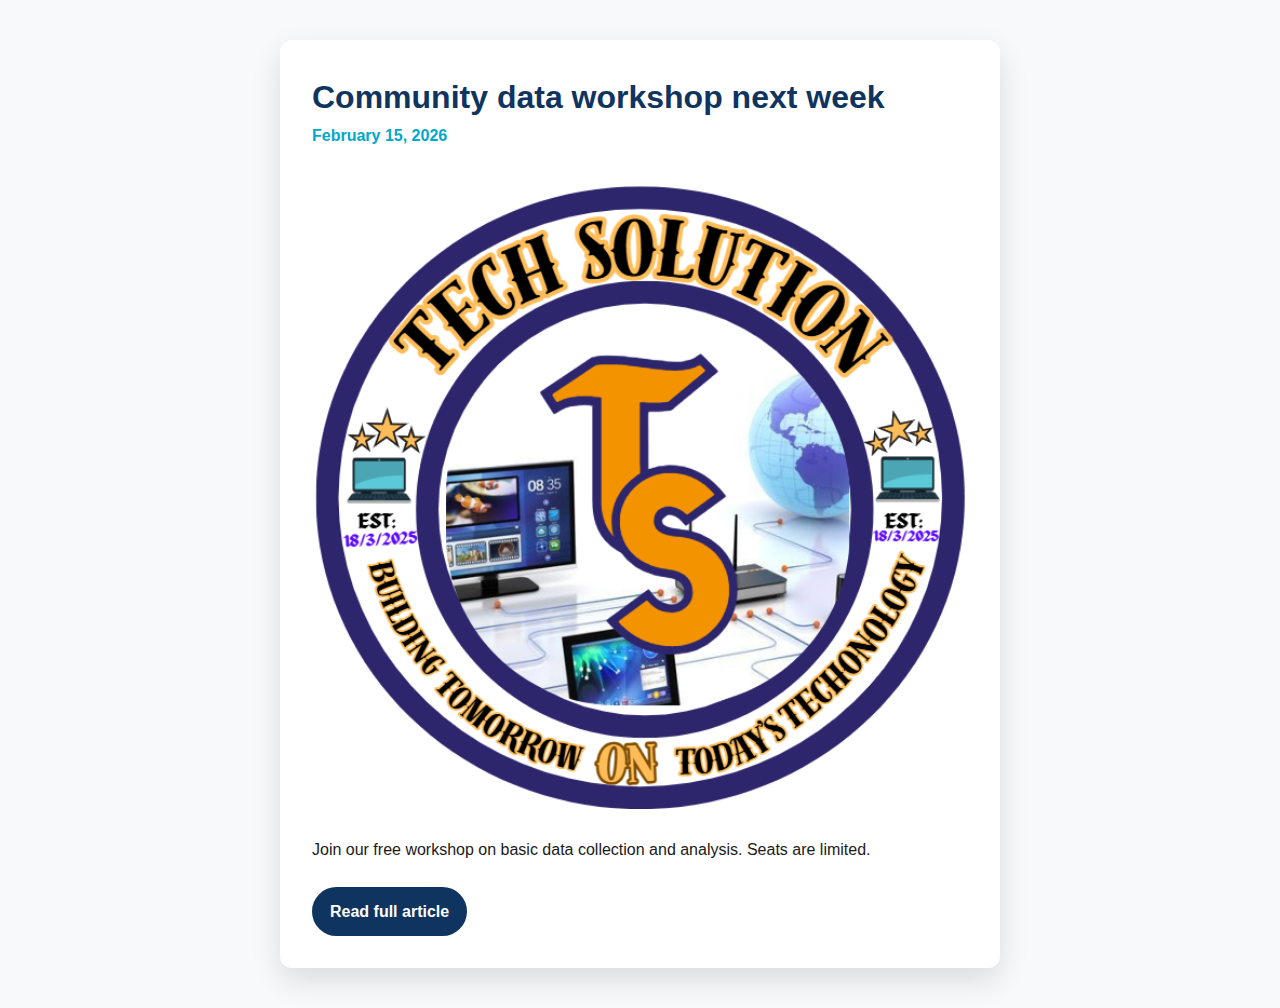
<file: news/news-3.html>
<!DOCTYPE html>
<html lang="en">
<head>
  <meta charset="utf-8">
  <meta name="viewport" content="width=device-width,initial-scale=1">
  <title>Community data workshop next week - Tech Bridge Liberia</title>
  <meta property="og:type" content="article">
  <meta property="og:url" content="https://tech-bridge-liberia-tbl.vercel.app/news/news-3.html">
  <meta property="og:title" content="Community data workshop next week">
  <meta property="og:description" content="Join our free workshop on basic data collection and analysis. Seats are limited.">
  <meta property="og:image" content="https://tech-bridge-liberia-tbl.vercel.app/image%20file/Tech-Solution%20LOGO.png">
  <meta property="og:image:width" content="1200">
  <meta property="og:image:height" content="630">
  <meta name="twitter:card" content="summary_large_image">
  <meta name="twitter:title" content="Community data workshop next week">
  <meta name="twitter:description" content="Join our free workshop on basic data collection and analysis. Seats are limited.">
  <meta name="twitter:image" content="https://tech-bridge-liberia-tbl.vercel.app/image%20file/Tech-Solution%20LOGO.png">
  <link rel="stylesheet" href="../Style.CSS">
  <style>
    body {
      background: #f8f9fa;
      color: #1a1a1a;
      font-family: Arial, sans-serif;
      margin: 0;
      padding: 40px 20px;
    }
    .share-container {
      max-width: 720px;
      margin: 0 auto;
      background: #ffffff;
      border-radius: 12px;
      box-shadow: 0 12px 30px rgba(0, 0, 0, 0.12);
      padding: 32px;
    }
    h1 {
      margin-top: 0;
      color: #0f3460;
      font-size: 2rem;
    }
    .date {
      color: #00a8cc;
      font-weight: 700;
      margin-bottom: 20px;
    }
    .hero-img {
      width: 100%;
      height: auto;
      border-radius: 10px;
      margin: 16px 0 20px;
    }
    .cta {
      display: inline-block;
      margin-top: 24px;
      background: #0f3460;
      color: #ffffff;
      padding: 12px 18px;
      border-radius: 999px;
      text-decoration: none;
      font-weight: 700;
    }
  </style>
</head>
<body>
  <div class="share-container">
    <h1>Community data workshop next week</h1>
    <div class="date">February 15, 2026</div>
    <img class="hero-img" src="../image%20file/Tech-Solution%20LOGO.png" alt="Tech Bridge Liberia">
    <p>Join our free workshop on basic data collection and analysis. Seats are limited.</p>
    <a class="cta" href="../News.html#news-3">Read full article</a>
  </div>
</body>
</html>
</file>
<file: Contact.CSS>
body {
  font-family: Arial, sans-serif;
  background-color: #f9f9f9;
  margin: 0;
  padding: 20px;
}

.contact-page {
  text-align: center;
  max-width: 600px;
  margin: auto;
}

.contact-page h1 {
  font-size: 2em;
  margin-bottom: 10px;
}

.contact-page p {
  color: #555;
  margin-bottom: 30px;
}

.contact-boxes {
  display: flex;
  flex-direction: column;
  gap: 15px;
}

.contact-card {
  display: flex;
  align-items: center;
  justify-content: center;
  font-size: 1.1em;
  padding: 15px;
  border-radius: 8px;
  text-decoration: none;
  color: #fff;
  font-weight: bold;
  transition: transform 0.2s ease;
}

.contact-card i {
  margin-right: 10px;
}

/* Platform styles */
.facebook {
  background-color: #3b5998;
}

.instagram {
  background: radial-gradient(circle at 30% 107%, #fdf497 0%, #fdf497 5%, #fd5949 45%, #d6249f 60%, #285AEB 90%);
}

.whatsapp {
  background-color: #25D366;
}

.linkedin {
  background-color: #0077b5;
}

.email {
  background-color: #555;
}

.contact-card:hover {
  transform: scale(1.03);
}
</file>
<file: about.css>
/* ===================================
   ABOUT PAGE PROFESSIONAL STYLES
   =================================== */

/* COLOR VARIABLES */
:root {
  --primary-color: #0f3460;
  --secondary-color: #e94560;
  --accent-color: #00d4ff;
  --text-dark: #1a1a1a;
  --text-light: #666666;
  --bg-light: #f8f9fa;
  --bg-white: #ffffff;
  --border-color: #e0e0e0;
  --shadow-sm: 0 2px 8px rgba(0, 0, 0, 0.08);
  --shadow-md: 0 4px 16px rgba(0, 0, 0, 0.1);
  --shadow-lg: 0 8px 24px rgba(0, 0, 0, 0.12);
}

/* ===================================
   RESET AND BASE STYLES
   =================================== */
* {
  margin: 0;
  padding: 0;
  box-sizing: border-box;
}

html {
  scroll-behavior: smooth;
}

body {
  font-family: -apple-system, BlinkMacSystemFont, 'Segoe UI', 'Roboto', 'Oxygen', 'Ubuntu', 'Cantarell', sans-serif;
  color: var(--text-dark);
  background: var(--bg-light);
  min-height: 100vh;
  line-height: 1.6;
  font-weight: 400;
}

/* ===================================
   ABOUT SECTION
   =================================== */
.about-section {
  padding: 80px 20px;
  background: var(--bg-white);
}

.about-section .container {
  flex-direction: column;
  max-width: 900px;
}

.about-section h2 {
  color: var(--primary-color);
  font-size: 2.2rem;
  font-weight: 700;
  margin-bottom: 30px;
  text-align: center;
}

.section-content p {
  font-size: 1.05rem;
  color: var(--text-light);
  line-height: 1.8;
  margin-bottom: 24px;
  text-align: justify;
}

.section-content p:last-child {
  margin-bottom: 0;
}

/* ===================================
   VALUE SECTIONS - MISSION & VISION
   =================================== */
.value-section {
  padding: 80px 20px;
  display: flex;
  align-items: center;
  justify-content: center;
}

.value-section.mission {
  background: linear-gradient(135deg, rgba(15, 52, 96, 0.08) 0%, rgba(233, 69, 96, 0.08) 100%);
}

.value-section.vision {
  background: linear-gradient(135deg, rgba(0, 212, 255, 0.08) 0%, rgba(233, 69, 96, 0.08) 100%);
}

.value-card {
  background: var(--bg-white);
  padding: 60px 50px;
  border-radius: 16px;
  box-shadow: var(--shadow-lg);
  text-align: center;
  max-width: 700px;
  border-top: 4px solid var(--secondary-color);
  transition: all 0.3s ease;
}

.value-card:hover {
  transform: translateY(-4px);
  box-shadow: 0 12px 32px rgba(233, 69, 96, 0.15);
}

.value-icon {
  font-size: 4rem;
  margin-bottom: 20px;
  display: block;
  animation: float 3s ease-in-out infinite;
}

@keyframes float {
  0%, 100% { transform: translateY(0px); }
  50% { transform: translateY(-10px); }
}

.value-card h2 {
  color: var(--primary-color);
  font-size: 2rem;
  font-weight: 700;
  margin-bottom: 24px;
}

.value-card p {
  color: var(--text-light);
  font-size: 1.05rem;
  line-height: 1.8;
  margin: 0;
}

/* ===================================
   GOALS SECTION
   =================================== */
.goals-section {
  padding: 80px 20px;
  background: var(--bg-white);
}

.goals-section .container {
  flex-direction: column;
  max-width: 1200px;
}

.goals-section h2 {
  color: var(--primary-color);
  font-size: 2.2rem;
  font-weight: 700;
  text-align: center;
  margin-bottom: 60px;
}

.goals-grid {
  display: grid;
  grid-template-columns: repeat(auto-fit, minmax(320px, 1fr));
  gap: 32px;
  width: 100%;
}

.goal-card {
  background: linear-gradient(135deg, var(--bg-light) 0%, var(--bg-white) 100%);
  padding: 40px 32px;
  border-radius: 12px;
  border: 2px solid var(--border-color);
  transition: all 0.3s ease;
  position: relative;
  padding-top: 80px;
}

.goal-card:hover {
  transform: translateY(-8px);
  box-shadow: var(--shadow-lg);
  border-color: var(--secondary-color);
}

.goal-number {
  position: absolute;
  top: -15px;
  left: 50%;
  transform: translateX(-50%);
  width: 60px;
  height: 60px;
  background: linear-gradient(135deg, var(--secondary-color), var(--accent-color));
  color: var(--bg-white);
  display: flex;
  align-items: center;
  justify-content: center;
  border-radius: 50%;
  font-size: 1.8rem;
  font-weight: 700;
  box-shadow: 0 4px 12px rgba(233, 69, 96, 0.3);
}

.goal-card h3 {
  color: var(--primary-color);
  font-size: 1.25rem;
  font-weight: 600;
  margin-bottom: 16px;
  margin-top: 0;
}

.goal-card p {
  color: var(--text-light);
  font-size: 0.95rem;
  line-height: 1.6;
  margin: 0;
}

/* ===================================
   CORE VALUES HIGHLIGHT
   =================================== */
.values-highlight {
  padding: 80px 20px;
  background: linear-gradient(135deg, var(--primary-color) 0%, #1a4d7a 100%);
}

.values-highlight .container {
  flex-direction: column;
  max-width: 1200px;
}

.values-highlight h2 {
  color: var(--bg-white);
  font-size: 2.2rem;
  font-weight: 700;
  text-align: center;
  margin-bottom: 60px;
}

.values-grid {
  display: grid;
  grid-template-columns: repeat(auto-fit, minmax(250px, 1fr));
  gap: 40px;
  width: 100%;
}

.value-item {
  background: rgba(255, 255, 255, 0.1);
  padding: 40px 32px;
  border-radius: 12px;
  border: 1px solid rgba(255, 255, 255, 0.2);
  text-align: center;
  transition: all 0.3s ease;
  backdrop-filter: blur(10px);
}

.value-item:hover {
  background: rgba(255, 255, 255, 0.15);
  transform: translateY(-4px);
  border-color: rgba(255, 255, 255, 0.4);
  box-shadow: 0 8px 20px rgba(0, 0, 0, 0.2);
}

.value-item h3 {
  color: var(--bg-white);
  font-size: 1.4rem;
  margin-bottom: 12px;
  margin-top: 0;
}

.value-item p {
  color: rgba(255, 255, 255, 0.9);
  font-size: 0.95rem;
  margin: 0;
  line-height: 1.6;
}

/* ===================================
   CTA SECTION
   =================================== */
.cta-section {
  padding: 80px 20px;
  background: linear-gradient(135deg, rgba(0, 212, 255, 0.1) 0%, rgba(233, 69, 96, 0.1) 100%);
  text-align: center;
}

.cta-section .container {
  flex-direction: column;
  max-width: 700px;
  gap: 30px;
}

.cta-section h2 {
  color: var(--primary-color);
  font-size: 2.2rem;
  font-weight: 700;
  margin: 0;
}

.cta-section p {
  color: var(--text-light);
  font-size: 1.1rem;
  margin: 0;
}

.cta-section div {
  display: flex;
  flex-wrap: wrap;
  gap: 16px;
  justify-content: center;
}

/* ===================================
   CTA BUTTONS
   =================================== */
.cta-btn {
  background: var(--secondary-color);
  color: var(--bg-white);
  padding: 14px 40px;
  border-radius: 8px;
  text-decoration: none;
  font-size: 1rem;
  font-weight: 600;
  border: 2px solid var(--secondary-color);
  transition: all 0.3s ease;
  display: inline-block;
  cursor: pointer;
  letter-spacing: 0.5px;
}

.cta-btn:hover {
  background: transparent;
  color: var(--secondary-color);
  transform: translateY(-2px);
  box-shadow: 0 6px 16px rgba(233, 69, 96, 0.3);
}

.cta-btn.secondary {
  background: var(--accent-color);
  border-color: var(--accent-color);
  color: var(--primary-color);
}

.cta-btn.secondary:hover {
  background: transparent;
  color: var(--accent-color);
  box-shadow: 0 6px 16px rgba(0, 212, 255, 0.3);
}

/* ===================================
   RESPONSIVE DESIGN
   =================================== */
@media (max-width: 768px) {
  .about-section {
    padding: 60px 20px;
  }

  .about-section h2 {
    font-size: 1.8rem;
    margin-bottom: 20px;
  }

  .section-content p {
    font-size: 1rem;
    text-align: left;
  }

  .value-section {
    padding: 60px 20px;
  }

  .value-card {
    padding: 40px 30px;
  }

  .value-card h2 {
    font-size: 1.6rem;
  }

  .value-card p {
    font-size: 1rem;
  }

  .goals-section h2 {
    font-size: 1.8rem;
    margin-bottom: 40px;
  }

  .goals-grid {
    gap: 24px;
  }

  .values-highlight h2 {
    font-size: 1.8rem;
    margin-bottom: 40px;
  }

  .values-grid {
    gap: 24px;
  }

  .cta-section {
    padding: 60px 20px;
  }

  .cta-section h2 {
    font-size: 1.8rem;
  }

  .cta-section p {
    font-size: 1rem;
  }
}

@media (max-width: 480px) {
  .about-section {
    padding: 40px 16px;
  }

  .about-section h2 {
    font-size: 1.4rem;
  }

  .section-content p {
    font-size: 0.95rem;
  }

  .value-section {
    padding: 50px 16px;
  }

  .value-card {
    padding: 30px 20px;
  }

  .value-card h2 {
    font-size: 1.4rem;
  }

  .value-card p {
    font-size: 0.95rem;
  }

  .value-icon {
    font-size: 3rem;
  }

  .goals-section {
    padding: 40px 16px;
  }

  .goals-section h2 {
    font-size: 1.4rem;
    margin-bottom: 30px;
  }

  .goals-grid {
    gap: 16px;
  }

  .goal-card {
    padding: 35px 20px 20px 20px;
  }

  .goal-number {
    width: 50px;
    height: 50px;
    font-size: 1.4rem;
  }

  .goal-card h3 {
    font-size: 1.1rem;
  }

  .goal-card p {
    font-size: 0.9rem;
  }

  .values-highlight {
    padding: 50px 16px;
  }

  .values-highlight h2 {
    font-size: 1.4rem;
    margin-bottom: 30px;
  }

  .values-grid {
    gap: 16px;
  }

  .value-item {
    padding: 30px 20px;
  }

  .value-item h3 {
    font-size: 1.2rem;
  }

  .value-item p {
    font-size: 0.9rem;
  }

  .cta-section {
    padding: 50px 16px;
  }

  .cta-section h2 {
    font-size: 1.4rem;
  }

  .cta-section p {
    font-size: 0.95rem;
  }

  .cta-section div {
    flex-direction: column;
  }

  .cta-btn {
    width: 100%;
    text-align: center;
  }
}

/* ===================================
   ACCESSIBILITY
   =================================== */
@media (prefers-reduced-motion: reduce) {
  * {
    animation-duration: 0.01ms !important;
    animation-iteration-count: 1 !important;
    transition-duration: 0.01ms !important;
  }
}

/* Focus states for keyboard navigation */
button:focus,
a:focus {
  outline: 2px solid var(--secondary-color);
  outline-offset: 2px;
}
</file>
<file: Policy.CSS>
/* ===================================
   POLICY PAGE PROFESSIONAL STYLES
   =================================== */

/* Policy Hero Section */
.policy-hero {
  background: linear-gradient(135deg, var(--primary-color) 0%, #1a4d7a 100%);
  color: var(--bg-white);
  padding: 80px 20px;
  text-align: center;
  position: relative;
  overflow: hidden;
}

.policy-hero::before {
  content: '';
  position: absolute;
  top: -50%;
  right: -10%;
  width: 500px;
  height: 500px;
  background: rgba(0, 212, 255, 0.1);
  border-radius: 50%;
  z-index: 0;
}

.policy-hero .container {
  flex-direction: column;
  position: relative;
  z-index: 1;
  gap: 16px;
}

.policy-hero h1 {
  font-size: 2.8rem;
  font-weight: 700;
  letter-spacing: -1px;
  margin-bottom: 0;
}

.policy-hero p {
  font-size: 1.2rem;
  opacity: 0.95;
  margin: 0;
  max-width: 600px;
}

/* Table of Contents Section */
.toc-section {
  background: var(--bg-white);
  padding: 60px 20px;
  border-bottom: 1px solid var(--border-color);
}

.toc-section .container {
  flex-direction: column;
  max-width: 1200px;
  gap: 0;
}

.toc-section h2 {
  color: var(--primary-color);
  font-size: 1.8rem;
  margin-bottom: 30px;
  font-weight: 600;
}

.toc-list {
  list-style: none;
  padding: 0;
  margin: 0;
  display: grid;
  grid-template-columns: repeat(auto-fit, minmax(280px, 1fr));
  gap: 16px;
}

.toc-list li {
  padding: 0;
}

.toc-list a {
  display: block;
  padding: 14px 20px;
  background: var(--bg-light);
  border: 1px solid var(--border-color);
  border-radius: 8px;
  color: var(--primary-color);
  text-decoration: none;
  font-weight: 500;
  transition: all 0.3s ease;
  border-left: 4px solid transparent;
}

.toc-list a:hover {
  background: var(--bg-white);
  border-color: var(--secondary-color);
  border-left-color: var(--secondary-color);
  transform: translateX(4px);
  color: var(--secondary-color);
  box-shadow: var(--shadow-sm);
}

/* Policy Content Section */
.policy-content {
  background: var(--bg-white);
  padding: 60px 20px;
}

.policy-content .container {
  flex-direction: column;
  max-width: 1200px;
  gap: 0;
}

/* Policy Section - Individual Articles */
.policy-section {
  margin-bottom: 60px;
  padding-bottom: 60px;
  border-bottom: 1px solid var(--border-color);
}

.policy-section:last-of-type {
  border-bottom: none;
}

.section-header {
  display: flex;
  justify-content: space-between;
  align-items: flex-start;
  gap: 30px;
  margin-bottom: 30px;
  position: relative;
}

.section-header h2 {
  color: var(--primary-color);
  font-size: 1.6rem;
  font-weight: 600;
  margin: 0;
  flex: 1;
}

.section-number {
  display: flex;
  align-items: center;
  justify-content: center;
  width: 60px;
  height: 60px;
  background: linear-gradient(135deg, var(--secondary-color), var(--accent-color));
  color: var(--bg-white);
  font-size: 1.4rem;
  font-weight: 700;
  border-radius: 12px;
  flex-shrink: 0;
}

/* Section Body */
.section-body {
  color: var(--text-dark);
  line-height: 1.8;
}

.section-body p {
  margin-bottom: 16px;
  font-size: 1.1rem;
  color: var(--text-dark);
  font-weight: 600;
}

.section-body p:last-child {
  margin-bottom: 0;
}

/* Subsections */
.subsection {
  margin: 24px 0;
  padding: 20px;
  background: var(--bg-light);
  border-radius: 8px;
  border-left: 4px solid var(--secondary-color);
}

.subsection h3 {
  color: var(--primary-color);
  font-size: 1.1rem;
  font-weight: 600;
  margin: 0 0 12px 0;
}

.subsection p {
  margin: 0;
  color: var(--text-dark);
  font-size: 1.03rem;
  font-weight: 600;
}

/* Policy Lists */
.policy-list {
  list-style: none;
  padding: 0;
  margin: 16px 0;
}

.policy-list li {
  padding: 10px 0 10px 28px;
  position: relative;
  color: var(--text-dark);
  font-size: 1.02rem;
  font-weight: 600;
}

.policy-list li::before {
  content: '✓';
  position: absolute;
  left: 0;
  color: var(--secondary-color);
  font-weight: bold;
  font-size: 1.1rem;
}

/* Conduct Grid */
.conduct-grid {
  display: grid;
  grid-template-columns: repeat(auto-fit, minmax(220px, 1fr));
  gap: 24px;
  margin: 30px 0;
}

.conduct-item {
  padding: 24px;
  background: var(--bg-light);
  border-radius: 12px;
  border-top: 4px solid var(--secondary-color);
  transition: all 0.3s ease;
}

.conduct-item:hover {
  transform: translateY(-4px);
  box-shadow: var(--shadow-md);
}

.conduct-item h3 {
  color: var(--primary-color);
  font-size: 1.1rem;
  font-weight: 600;
  margin: 0 0 12px 0;
}

.conduct-item p {
  margin: 0;
  color: var(--text-dark);
  font-size: 1.02rem;
  line-height: 1.6;
  font-weight: 600;
}

/* Penalties Table */
.penalties-table {
  display: grid;
  grid-template-columns: repeat(auto-fit, minmax(280px, 1fr));
  gap: 24px;
  margin: 30px 0;
}

.penalty-category {
  padding: 28px 24px;
  background: var(--bg-light);
  border-radius: 12px;
  border: 1px solid var(--border-color);
  transition: all 0.3s ease;
}

.penalty-category:nth-child(1) {
  border-left: 4px solid #ffc107;
}

.penalty-category:nth-child(2) {
  border-left: 4px solid #fd7e14;
}

.penalty-category:nth-child(3) {
  border-left: 4px solid #dc3545;
}

.penalty-category:hover {
  transform: translateY(-4px);
  box-shadow: var(--shadow-md);
}

.penalty-category h3 {
  color: var(--primary-color);
  font-size: 1.15rem;
  font-weight: 600;
  margin: 0 0 16px 0;
}

.penalty-category .policy-list li {
  padding: 8px 0 8px 24px;
  font-size: 1.02rem;
  font-weight: 600;
}

.penalty-category .policy-list li::before {
  left: 0;
}

/* Policy Acknowledgment */
.policy-acknowledgment {
  background: linear-gradient(135deg, rgba(15, 52, 96, 0.05) 0%, rgba(233, 69, 96, 0.05) 100%);
  padding: 40px;
  border-radius: 12px;
  border: 2px solid var(--border-color);
  margin-top: 60px;
  text-align: center;
}

.policy-acknowledgment h2 {
  color: var(--primary-color);
  font-size: 1.4rem;
  font-weight: 600;
  margin-bottom: 20px;
}

.policy-acknowledgment p {
  color: var(--text-dark);
  font-size: 1.05rem;
  line-height: 1.8;
  margin-bottom: 12px;
  font-weight: 600;
}

.policy-acknowledgment p:last-child {
  color: var(--text-dark);
  font-weight: 500;
  margin-bottom: 0;
}

/* ===================================
   RESPONSIVE DESIGN
   =================================== */
@media (max-width: 768px) {
  .policy-hero {
    padding: 50px 20px;
  }

  .policy-hero h1 {
    font-size: 2rem;
  }

  .policy-hero p {
    font-size: 1rem;
  }

  .toc-section {
    padding: 40px 20px;
  }

  .toc-section h2 {
    font-size: 1.4rem;
    margin-bottom: 20px;
  }

  .toc-list {
    grid-template-columns: 1fr;
    gap: 12px;
  }

  .section-header {
    flex-direction: column;
    gap: 16px;
  }

  .section-number {
    width: 50px;
    height: 50px;
    font-size: 1.2rem;
  }

  .section-header h2 {
    font-size: 1.4rem;
  }

  .conduct-grid {
    grid-template-columns: 1fr;
    gap: 16px;
  }

  .penalties-table {
    grid-template-columns: 1fr;
    gap: 16px;
  }

  .policy-acknowledgment {
    padding: 30px 20px;
  }
}

@media (max-width: 480px) {
  .policy-hero {
    padding: 40px 16px;
  }

  .policy-hero h1 {
    font-size: 1.5rem;
  }

  .policy-hero p {
    font-size: 0.95rem;
  }

  .toc-section {
    padding: 30px 16px;
  }

  .toc-section h2 {
    font-size: 1.2rem;
  }

  .toc-list a {
    padding: 12px 16px;
    font-size: 0.9rem;
  }

  .policy-content {
    padding: 30px 16px;
  }

  .policy-section {
    margin-bottom: 40px;
    padding-bottom: 40px;
  }

  .section-body p {
    font-size: 0.9rem;
  }

  .subsection {
    padding: 16px;
    margin: 16px 0;
  }

  .subsection h3 {
    font-size: 1rem;
  }

  .conduct-item {
    padding: 16px;
  }

  .conduct-item h3 {
    font-size: 1rem;
  }

  .penalty-category h3 {
    font-size: 1rem;
  }

  .policy-acknowledgment h2 {
    font-size: 1.2rem;
  }

  .policy-acknowledgment p {
    font-size: 0.9rem;
  }
}
</file>
<file: Style.CSS>
/* Reset and base styles */
* {
  margin: 0;
  padding: 0;
  box-sizing: border-box;
}

body {
  font-family: 'Segoe UI', Arial, sans-serif;
  color: #222;
  background: #f6f9fb;
  min-height: 100vh;
  line-height: 1.6;
}

/* Container */
.container {
    width: 100%;
    max-width: 1200px;
    margin: 0 auto;
    gap: 55px;
    align-content: center;
    display: inline-flexbox;
    
}

/* Header */
header {
  background: #1a237e;
  color: #fff;
  width: 100%;
  padding: 18px 0 10px 0;
  box-shadow: 0 2px 10px rgba(26, 34, 126, 0.08);
}

.logo {
    float: left;
    font-size: 3rem;
    font-weight: bold;
    letter-spacing: 1px;
    font-display: inline;
    background-color: rgb(61, 47, 255);
    align-content: center;
    margin-left: 25px;
    margin-top: 0px;
    width: 350px;
    display: inline;
}

.nav-links {
    list-style: none;
    display: flex;
    gap: 30px;
}

.nav-links li a {
    color: #fff;
    text-decoration: none;
    font-weight: 500;
    transition: color 0.3s;
}

.nav-links li a:hover {
    color: #ff9800;
}

header .container::after {
    content: "";
    display: table;
    clear: both;
}

/* Hero Section */
.hero {
    background: linear-gradient(90deg, #1a237e 70%, #3949ab 100%);
    color: #fff;
    padding: 80px 0 60px 0;
    text-align: center;
}

.hero h2 {
    font-size: 2.5rem;
    margin-bottom: 20px;
}

.hero p {
    font-size: 1.2rem;
    margin-bottom: 30px;
}

.cta-btn {
    background: #ff9800;
    color: #fff;
    padding: 15px 40px;
    border-radius: 30px;
    text-decoration: none;
    font-size: 1rem;
    font-weight: bold;
    transition: background 0.3s;
}

.cta-btn:hover {
    background: #f57c00;
}

/* Features Section */
.features {
    margin: 50px 0;
    display: flex;
    justify-content: center;
    align-items: flex-start;
    width: 400px
}

.features-container {
    display: flex;
    gap: 40px;
    justify-content: center;
    flex-wrap: wrap;
}

.feature {
    background: #ffffffe3;
    padding: 30px 25px;
    border-radius: 10px;
    box-shadow: 0 2px 12px rgba(26, 34, 126, 0.651);
    width: 600px;
   margin: 20px;
   background-color: #3949ab;
   display: relative;
}


.feature h3 {
    color: #1a237e;
    margin-bottom: 15px;
}

/* Footer */
footer {
    background: #1a237e;
    color: #fff;
    text-align: center;
    padding: 18px 0;
    margin-top: 40px;
}

/* Responsive Design */
@media (max-width: 900px) {
    .features .container {
        flex-direction: column;
        align-items: center;

    }
    
}
        

@media (max-width: 600px) {
    .logo, nav {
        float: none;
        text-align: center;
        display: block;
    }
    .nav-links {
        flex-direction: column;
        gap: 15px;
        margin-top: 15px;
    }
    .hero h2 {
        font-size: 1.5rem;
    }
    .feature {
        width: 90%;
    }
}

body {
    font-family: Arial, sans-serif;
    background: #f8f8f8;
    margin: 0;
    min-height: 100vh;
}

.menu-container {
    position: fixed;
    top: 20px;
    right: 70px;
    z-index: 1000;
    display: block;
}

.menu-btn {
    background-color: #4285f4;
    color: white;
    padding: 14px 24px;
    font-size: 16px;
    border: none;
    cursor: pointer;
    border-radius: 4px;
}

.menu-btn:hover, .menu-btn:focus {
    background-color: #e8358e;
}

.dropdown-content {
    display: none;
    position:inherit;
    right: 0;
    background-color: #fff;
    min-width: 200px;
    box-shadow: 0 8px 16px rgba(0,0,0,0.15);
    z-index: 1;
    border-radius: 0 0 6px 6px;
    margin-top: 2px;
}

.dropdown-content a {
    color: #333;
    padding: 12px 18px;
    text-decoration: none;
    display: block;
    transition: background 0.2s;
    border-radius: 4px;
}

.dropdown-content a:hover {
    background-color: #f1f1f1;
}

.menu-container:hover .dropdown-content,
.menu-container:focus-within .dropdown-content {
    display: block;
}
.Jerry-right{
    right: 60px;
}
body {
  margin: 0;
  padding: 0;
  font-family: Arial, sans-serif;
  background: #f4f4f4;
}

header {
  background: #fff;
  box-shadow: 0 2px 8px rgba(0,0,0,0.05);
  padding-bottom: 12px;
}

nav {
  display: flex;
  justify-content: flex-end;
}

.menu {
  list-style: none;
  display: flex;
  gap: 18px;
  align-items: center;
}

.menu li {
  display: inline-block;
}

.menu a {
  display: flex;
  align-items: center;
  gap: 7px;
  background: #1976d2;
  color: #fff;
  border-radius: 6px;
  padding: 9px 20px;
  font-size: 1.02rem;
  font-weight: 500;
  text-decoration: none;
  border: none;
  box-shadow: 0 2px 8px rgba(30, 144, 255, 0.08);
  transition: background 0.2s, color 0.2s, box-shadow 0.2s;
}

.menu a i {
  font-size: 1.1em;
}

.menu a:hover,
.menu a:focus {
  background: #0d47a1;
  color: #fff;
  box-shadow: 0 4px 16px rgba(30, 64, 255, 0.13);
}

/* Hero Section */
.hero {
  background: linear-gradient(90deg, #1a237e 70%, #3949ab 100%);
  color: #fff;
  padding: 70px 0 60px 0;
  text-align: center;
}

.hero h2 {
  font-size: 2.6rem;
  font-weight: 600;
  margin-bottom: 20px;
  letter-spacing: 1px;
}

.hero p {
  font-size: 1.2rem;
  margin-bottom: 32px;
  font-weight: 400;
}

.cta-btn {
  background: #ff9800;
  color: #fff;
  padding: 15px 40px;
  border-radius: 30px;
  text-decoration: none;
  font-size: 1.1rem;
  font-weight: bold;
  border: none;
  transition: background 0.3s;
  display: inline-block;
  margin-bottom: 12px;
}

.cta-btn:hover {
  background: #f57c00;
}

/* Features Section */
.features {
  margin: 45px 0;
  display: flex;
  justify-content: center;
  align-items: flex-start;
  width: 100%;
}

.features .container {
  display: flex;
  gap: 35px;
  justify-content: center;
  flex-wrap: wrap;
  width: 100%;
}

.feature {
  background: #fff;
  padding: 32px 28px;
  border-radius: 12px;
  box-shadow: 0 2px 14px rgba(26, 34, 126, 0.13);
  width: 265px;
  margin: 15px 0;
  display: flex;
  flex-direction: column;
  align-items: flex-start;
  border-top: 5px solid #3949ab;
  transition: transform 0.18s, box-shadow 0.18s;
}

.feature:hover {
  transform: translateY(-7px) scale(1.04);
  box-shadow: 0 8px 28px rgba(26, 34, 126, 0.17);
}

.feature h3 {
  color: #1a237e;
  margin-bottom: 13px;
  font-size: 1.20rem;
}

.feature p {
  color: #525252;
  font-size: 1rem;
}

/* Footer */
footer {
  background: #1a237e;
  color: #fff;
  text-align: center;
  padding: 18px 0;
  margin-top: 40px;
  width: 100%;
}

/* Responsive Design */
@media (max-width: 1000px) {
  .container {
    flex-direction: column;
    align-items: flex-start;
  }
  nav.nav-links {
    justify-content: flex-start;
    width: 100%;
    margin-top: 20px;
  }
  .features .container {
    flex-direction: column;
    align-items: center;
    gap: 22px;
  }
}

@media (max-width: 700px) {
  .logo {
    margin-bottom: 18px;
    font-size: 2.1rem;
    padding: 8px 10px;
  }
  .container {
    flex-direction: column;
    align-items: flex-start;
    width: 98%;
  }
  nav.nav-links {
    width: 100%;
    margin-top: 10px;
    justify-content: center;
  }
  .menu {
    flex-direction: column;
    gap: 13px;
    width: 100%;
    align-items: flex-start;
  }
  .hero h2 {
    font-size: 1.55rem;
  }
  .feature {
    width: 98%;
    margin: 10px auto;
    padding: 22px 10px;
  }
  .features .container {
    width: 100%;
    gap: 13px;
  }
}
</file>
